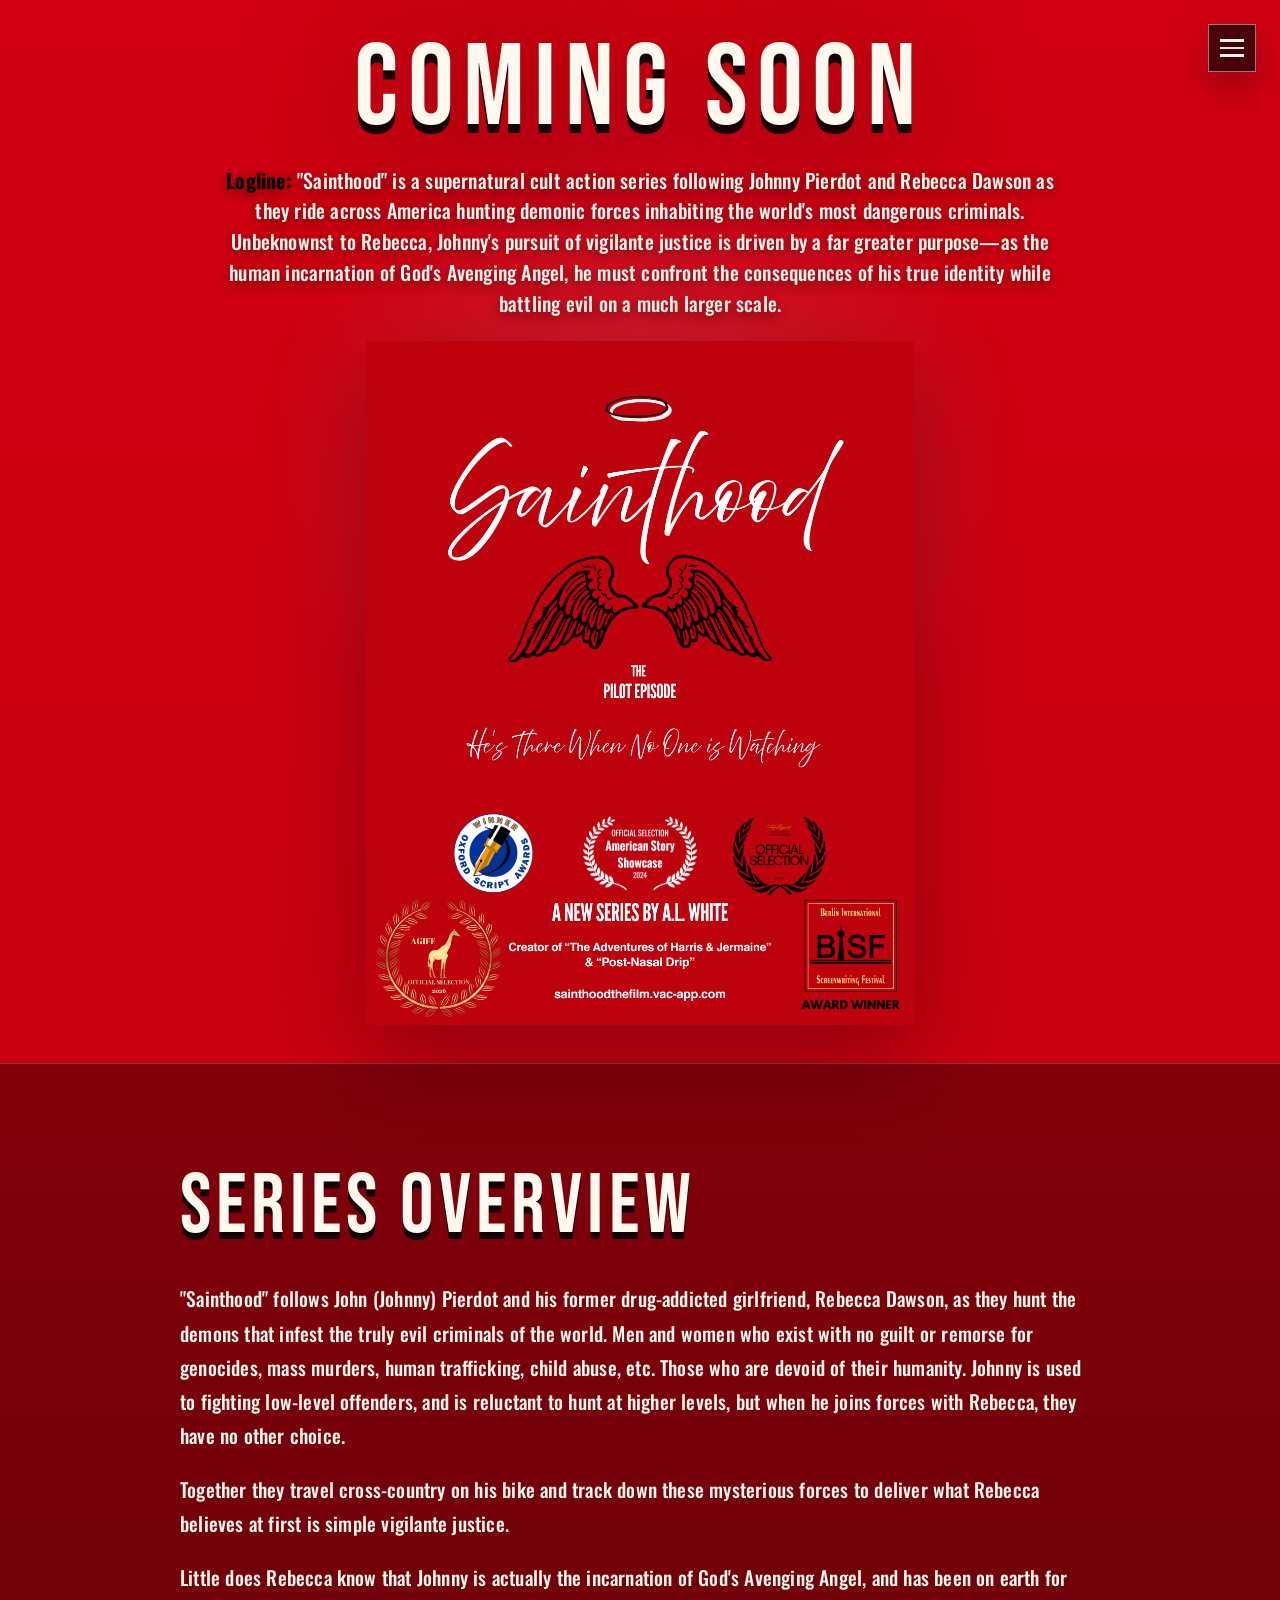
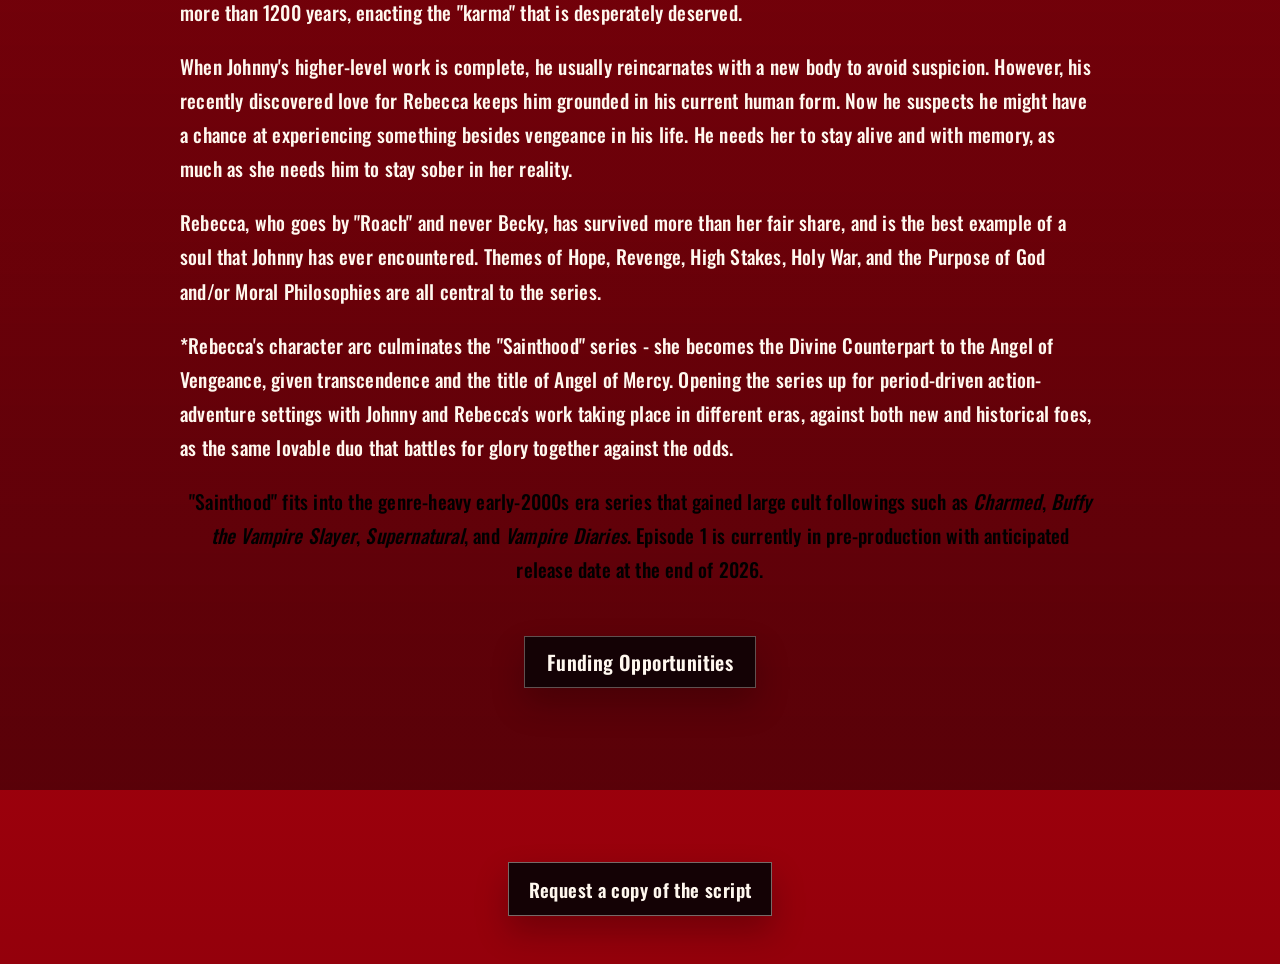
<file: index.html>
<!doctype html>
<html lang="en">
  <head>
    <meta charset="utf-8" />
    <meta name="viewport" content="width=device-width, initial-scale=1" />

    <!-- SEO Metadata -->
    <title>Sainthood TV Series | Official Website</title>

    <meta
      name="description"
      content="Sainthood TV Series is a supernatural prestige drama following Johnny Pierdot and Rebecca Dawson as they confront evil through vengeance, redemption, and divine justice."
    />

    <meta
      name="keywords"
      content="Sainthood TV Series, Sainthood television series, supernatural drama series, fantasy thriller series, prestige TV drama, independent television series, original TV series"
    />

    <link rel="canonical" href="https://sainthoodthefilm.vac-app.com/" />


    <!-- Open Graph Social Sharing -->
    <meta property="og:title" content="Sainthood TV Series | Official Website" />

    <meta
      property="og:description"
      content="The official website for Sainthood, a supernatural prestige drama series exploring justice, vengeance, redemption, and divine purpose."
    />

    <meta property="og:type" content="website" />

    <meta
      property="og:url"
      content="https://sainthoodthefilm.vac-app.com/"
    />

    <meta
      property="og:image"
      content="https://sainthoodthefilm.vac-app.com/images/sainthood-title-card.jpg"
    />

    <meta property="og:site_name" content="Sainthood TV Series" />


    <!-- Twitter / X Card -->
    <meta name="twitter:card" content="summary_large_image" />

    <meta
      name="twitter:title"
      content="Sainthood TV Series | Official Website"
    />

    <meta
      name="twitter:description"
      content="A supernatural prestige drama series about vengeance, redemption, and divine justice."
    />

    <meta
      name="twitter:image"
      content="https://sainthoodthefilm.vac-app.com/images/sainthood-title-card.jpg"
    />


    <!-- Schema.org TV Series Structured Data -->
    <script type="application/ld+json">
    {
      "@context": "https://schema.org",
      "@type": "TVSeries",
      "name": "Sainthood",
      "alternateName": "Sainthood TV Series",
      "description": "Sainthood is a supernatural prestige drama series following Johnny Pierdot and Rebecca Dawson as they confront evil criminals while exploring justice, vengeance, redemption, and divine purpose.",
      "genre": [
        "Supernatural Drama",
        "Fantasy Thriller",
        "Prestige Television Drama"
      ],
      "url": "https://sainthoodthefilm.vac-app.com/",
      "creator": {
        "@type": "Person",
        "name": "Amber White"
      },
      "productionCompany": {
        "@type": "Organization",
        "name": "Sainthood"
      },
      "inLanguage": "en-US",
      "countryOfOrigin": {
        "@type": "Country",
        "name": "United States"
      }
    }
    </script>


    <!-- Fonts -->
    <link rel="preconnect" href="https://fonts.googleapis.com" />
    <link rel="preconnect" href="https://fonts.gstatic.com" crossorigin />

    <link
      href="https://fonts.googleapis.com/css2?family=Bebas+Neue&family=Cinzel:wght@500;700&family=Oswald:wght@500;600&display=swap"
      rel="stylesheet"
    />

    <link rel="stylesheet" href="styles.css" />
  </head>
  <body>
    <header class="site-header" aria-label="Site navigation">
      <details class="menu">
        <summary class="menu-toggle" aria-label="Open navigation menu">
          <span></span>
          <span></span>
          <span></span>
        </summary>
        <nav class="menu-panel" aria-label="Main navigation">
          <a href="index.html">Home</a>
          <a href="index.html#series-overview">Story</a>
          <a href="cast.html">Cast</a>
          <a href="crew-production-team.html">Crew &amp; Production Team</a>
          <a href="production-schedule.html">Production Schedule</a>
          <a href="stunts-fight-choreography.html">Stunts &amp; Fight Choreography</a>
          <a href="funding-opportunities.html">Funding Opportunities</a>
        </nav>
      </details>
    </header>

    <main>
      <section class="home" aria-label="Sainthood is coming soon">
        <h1>Coming Soon</h1>
        <p class="logline">
          <strong class="logline-label">Logline:</strong> "Sainthood" is a supernatural cult action series following Johnny Pierdot and Rebecca Dawson as they ride across America hunting demonic forces inhabiting the world's most dangerous criminals. Unbeknownst to Rebecca, Johnny's pursuit of vigilante justice is driven by a far greater purpose—as the human incarnation of God's Avenging Angel, he must confront the consequences of his true identity while battling evil on a much larger scale.
        </p>
        <img
          class="poster"
          src="assets/sainthood-poster.png"
          alt="Sainthood poster for the pilot episode"
        />
      </section>

      <section class="overview" aria-labelledby="series-overview">
        <div class="overview-inner">
          <h2 id="series-overview">Series Overview</h2>
          <p>
            "Sainthood" follows John (Johnny) Pierdot and his former drug-addicted girlfriend, Rebecca Dawson, as they hunt the demons that infest the truly evil criminals of the world. Men and women who exist with no guilt or remorse for genocides, mass murders, human trafficking, child abuse, etc. Those who are devoid of their humanity. Johnny is used to fighting low-level offenders, and is reluctant to hunt at higher levels, but when he joins forces with Rebecca, they have no other choice.
          </p>
          <p>
Together they travel cross-country on his bike and track down these mysterious forces to deliver what Rebecca believes at first is simple vigilante justice.
</p>
          <p>
Little does Rebecca know that Johnny is actually the incarnation of God's Avenging Angel, and has been on earth for more than 1200 years, enacting the "karma" that is desperately deserved.
</p>
          <p>
When Johnny's higher-level work is complete, he usually reincarnates with a new body to avoid suspicion. However, his recently discovered love for Rebecca keeps him grounded in his current human form. Now he suspects he might have a chance at experiencing something besides vengeance in his life. He needs her to stay alive and with memory, as much as she needs him to stay sober in her reality.
</p>
          <p>
Rebecca, who goes by "Roach" and never Becky, has survived more than her fair share, and is the best example of a soul that Johnny has ever encountered. Themes of Hope, Revenge, High Stakes, Holy War, and the Purpose of God and/or Moral Philosophies are all central to the series.
</p>
          <p>
*Rebecca's character arc culminates the "Sainthood" series - she becomes the Divine Counterpart to the Angel of Vengeance, given transcendence and the title of Angel of Mercy. Opening the series up for period-driven action-adventure settings with Johnny and Rebecca's work taking place in different eras, against both new and historical foes, as the same lovable duo that battles for glory together against the odds.
          </p>
          <p class="overview-positioning">
            "Sainthood" fits into the genre-heavy early-2000s era series that gained
            large cult followings such as <em>Charmed</em>, <em>Buffy the Vampire Slayer</em>,
            <em>Supernatural</em>, and <em>Vampire Diaries</em>. Episode 1 is currently in
            pre-production with anticipated release date at the end of 2026.
          </p>
          <a class="funding-button" href="funding-opportunities.html">
            Funding Opportunities
          </a>
        </div>
      </section>

      <section class="script-request" aria-label="Request a copy of the script">
        <a href="mailto:a.leannwhite@gmail.com?subject=Request%20a%20copy%20of%20the%20Sainthood%20script">
          Request a copy of the script
        </a>
      </section>
    </main>
  </body>
</html>
</file>
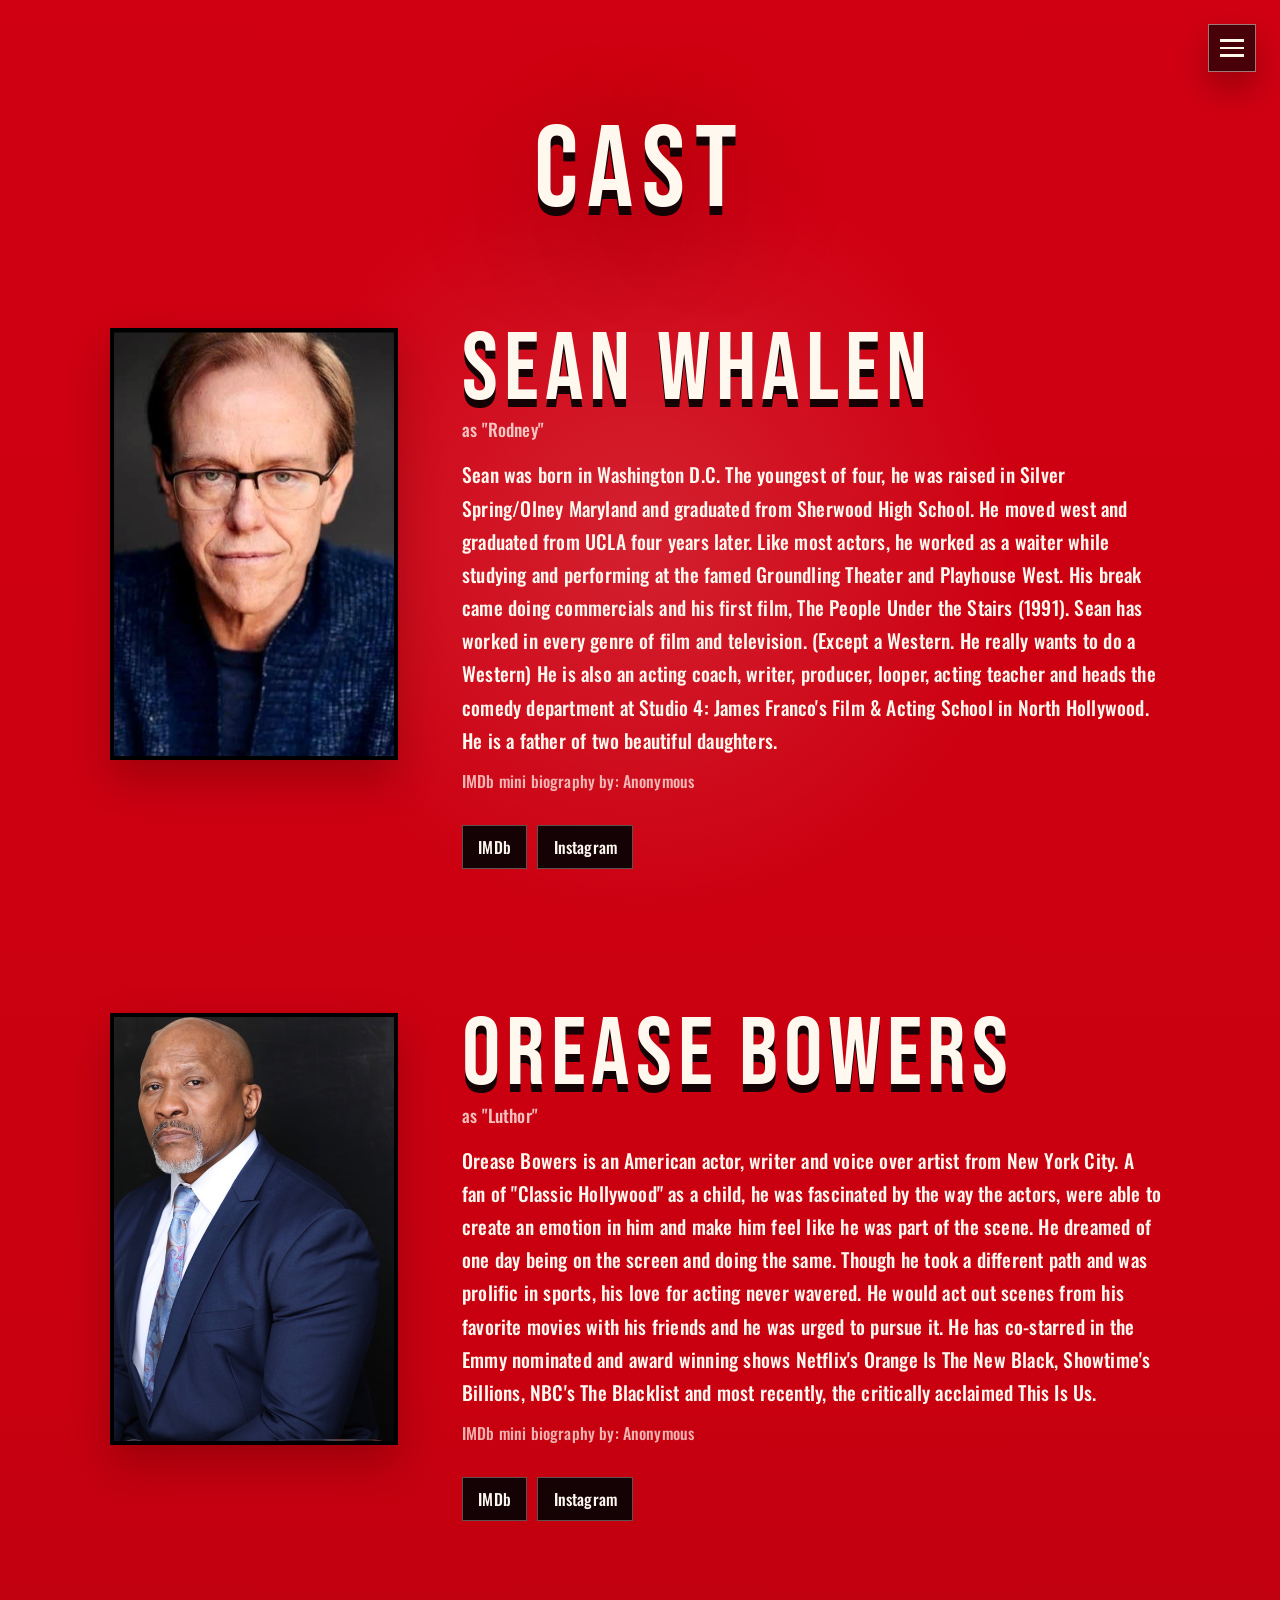
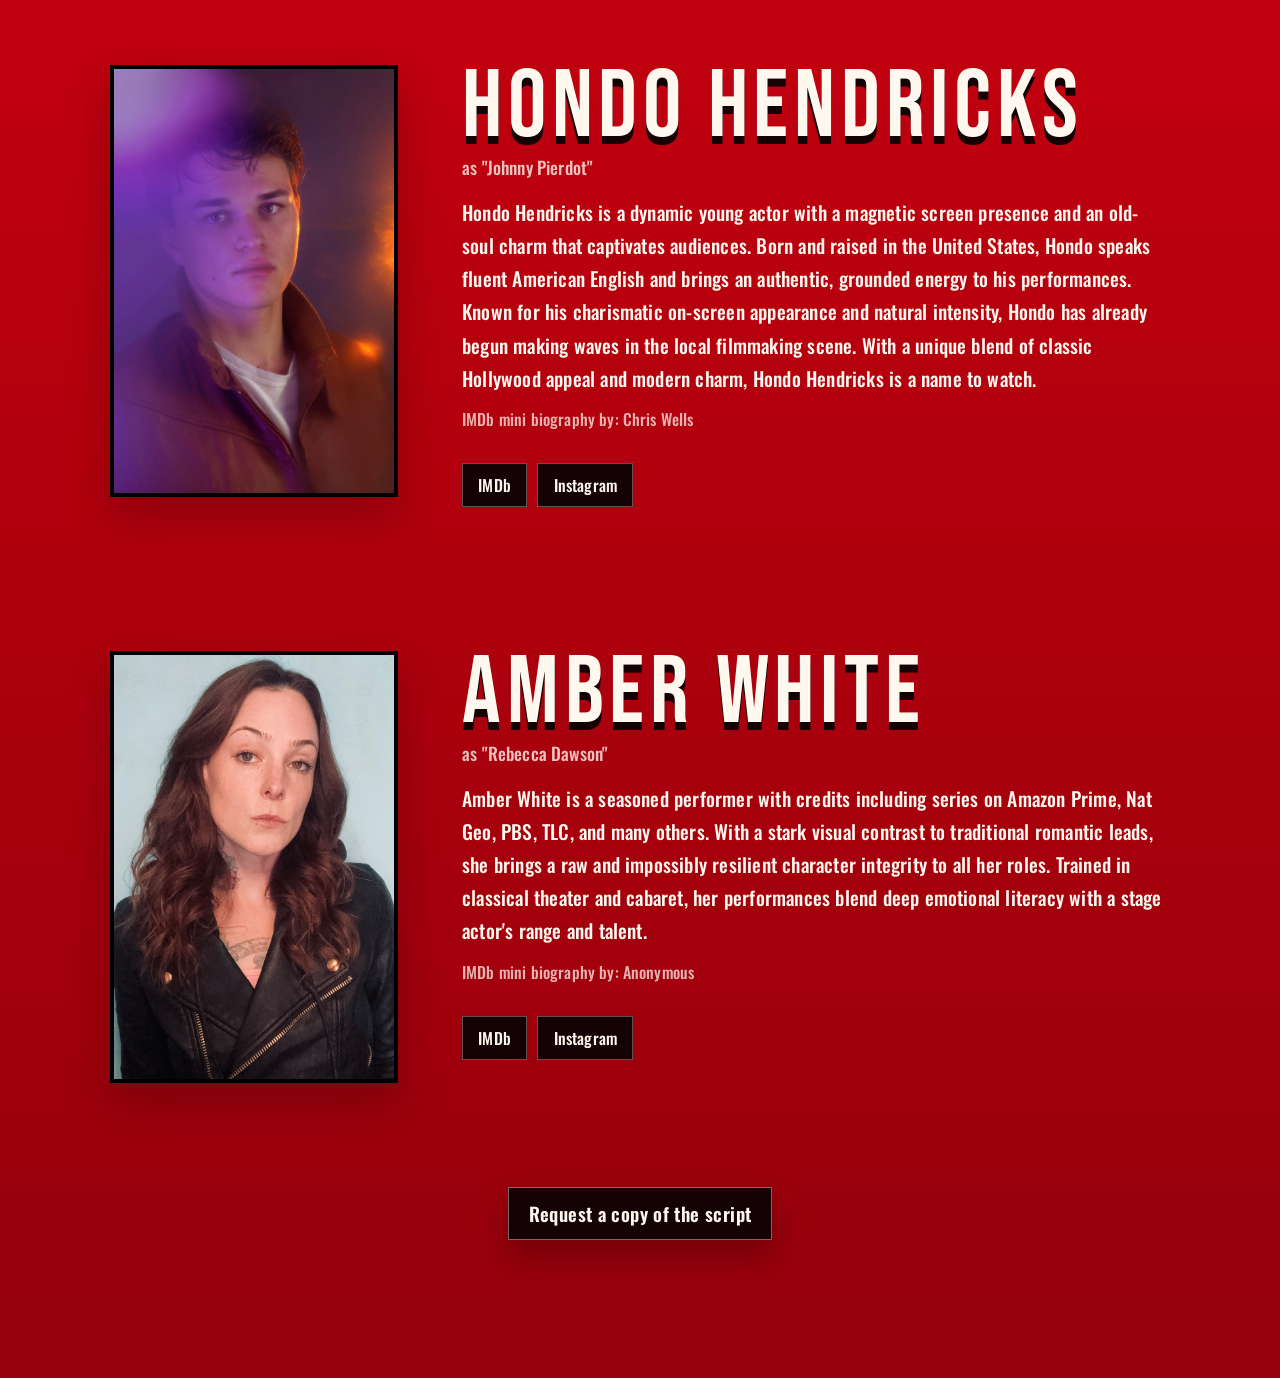
<file: cast.html>
<!doctype html>

<html lang="en">
  <head>
    <meta charset="utf-8" />
    <meta name="viewport" content="width=device-width, initial-scale=1" />

    <title>Sainthood TV Series | Cast</title>

    <meta
      name="description"
      content="Meet the cast of Sainthood TV Series, a supernatural prestige drama exploring justice, vengeance, redemption, and divine purpose."
    />

    <link
      rel="canonical"
      href="https://sainthoodthefilm.vac-app.com/cast.html"
    />

    <link rel="preconnect" href="https://fonts.googleapis.com" />
    <link rel="preconnect" href="https://fonts.gstatic.com" crossorigin />

    <link
      href="https://fonts.googleapis.com/css2?family=Bebas+Neue&family=Cinzel:wght@500;700&family=Oswald:wght@500;600&display=swap"
      rel="stylesheet"
    />

    <link rel="stylesheet" href="styles.css" />
  </head>
  <body>
    <header class="site-header" aria-label="Site navigation">
      <details class="menu">
        <summary class="menu-toggle" aria-label="Open navigation menu">
          <span></span>
          <span></span>
          <span></span>
        </summary>
        <nav class="menu-panel" aria-label="Main navigation">
          <a href="index.html">Home</a>
          <a href="index.html#series-overview">Story</a>
          <a href="cast.html">Cast</a>
          <a href="crew-production-team.html">Crew &amp; Production Team</a>
          <a href="production-schedule.html">Production Schedule</a>
          <a href="stunts-fight-choreography.html">Stunts &amp; Fight Choreography</a>
          <a href="funding-opportunities.html">Funding Opportunities</a>
        </nav>
      </details>
    </header>
<main class="team-page cast-page">
  <section class="team-hero" aria-labelledby="cast-title">
    <h1 id="cast-title">Cast</h1>
  </section>

  <section class="team-list" aria-label="Sainthood cast">
        
    <article class="team-profile cast-profile">
      <div class="team-media cast-media">
        <img
          class="cast-headshot"
          src="assets/sean-whalen-headshot.png"
          alt="Sean Whalen headshot"
        />
      </div>
      <div class="team-bio">
        <h2>Sean Whalen</h2>
        <p class="team-role">as "Rodney"</p>
        <p class="team-statement">
Sean was born in Washington D.C. The youngest of four, he was raised in Silver Spring/Olney Maryland and graduated from Sherwood High School. He moved west and graduated from UCLA four years later. Like most actors, he worked as a waiter while studying and performing at the famed Groundling Theater and Playhouse West. His break came doing commercials and his first film, The People Under the Stairs (1991). Sean has worked in every genre of film and television. (Except a Western. He really wants to do a Western) He is also an acting coach, writer, producer, looper, acting teacher and heads the comedy department at Studio 4: James Franco's Film & Acting School in North Hollywood. He is a father of two beautiful daughters.
        </p>
        <p class="bio-credit">IMDb mini biography by: Anonymous</p>
        <div class="social-links" aria-label="Sean Whalen links">
          <a
            href="https://www.imdb.com/name/nm0923490/?ref_=ext_shr_lnk"
            target="_blank"
            rel="noopener noreferrer"
          >IMDb</a>
          <a
            href="https://www.instagram.com/seanwhalenactor/"
            target="_blank"
            rel="noopener noreferrer"
          >Instagram</a>
        </div>
      </div>
    </article>
    
    <article class="team-profile cast-profile">
      <div class="team-media cast-media">
        <img
          class="cast-headshot"
          src="assets/orease-bowers-headshot.jpeg"
          alt="Orease Bowers headshot"
        />
      </div>
      <div class="team-bio">
        <h2>Orease Bowers</h2>
        <p class="team-role">as "Luthor"</p>
        <p class="team-statement">
          Orease Bowers is an American actor, writer and voice over artist from New
          York City. A fan of "Classic Hollywood" as a child, he was fascinated by
          the way the actors, were able to create an emotion in him and make him feel
          like he was part of the scene. He dreamed of one day being on the screen
          and doing the same. Though he took a different path and was prolific in
          sports, his love for acting never wavered. He would act out scenes from
          his favorite movies with his friends and he was urged to pursue it. He has
          co-starred in the Emmy nominated and award winning shows Netflix's
          Orange Is The New Black, Showtime's Billions, NBC's The Blacklist and most
          recently, the critically acclaimed This Is Us.
        </p>
        <p class="bio-credit">IMDb mini biography by: Anonymous</p>
        <div class="social-links" aria-label="Orease Bowers links">
          <a
            href="https://www.imdb.com/name/nm7249194/?ref_=ext_shr_lnk"
            target="_blank"
            rel="noopener noreferrer"
          >IMDb</a>
          <a
            href="https://www.instagram.com/bowersorease/?hl=en"
            target="_blank"
            rel="noopener noreferrer"
          >Instagram</a>
        </div>
      </div>
    </article>
    
     <article class="team-profile cast-profile">
  <div class="team-media cast-media">
    <img
      class="cast-headshot"
      src="assets/hondo-hendricks-headshot.jpeg"
      alt="Hondo Hendricks headshot"
    />
  </div>
  <div class="team-bio">
    <h2>Hondo Hendricks</h2>
    <p class="team-role">as "Johnny Pierdot"</p>
    <p class="team-statement">
      Hondo Hendricks is a dynamic young actor with a magnetic screen presence
      and an old-soul charm that captivates audiences. Born and raised in
      the United States, Hondo speaks fluent American English and brings an
      authentic, grounded energy to his performances. Known for his charismatic
      on-screen appearance and natural intensity, Hondo has already begun making
      waves in the local filmmaking scene. With a unique blend of classic
      Hollywood appeal and modern charm, Hondo Hendricks is a name to watch.
    </p>
    <p class="bio-credit">IMDb mini biography by: Chris Wells</p>
    <div class="social-links" aria-label="Hondo Hendricks links">
      <a
        href="https://www.imdb.com/name/nm16949317/?ref_=ext_shr_lnk"
        target="_blank"
        rel="noopener noreferrer"
      >IMDb</a>
      <a
        href="https://www.instagram.com/hondohendricks/"
        target="_blank"
        rel="noopener noreferrer"
      >Instagram</a>
    </div>
  </div>
</article>
    <article class="team-profile cast-profile">
      <div class="team-media cast-media">
        <img
          class="cast-headshot"
          src="assets/amber-white-headshot.jpg"
          alt="Amber White headshot"
        />
      </div>
      <div class="team-bio">
        <h2>Amber White</h2>
        <p class="team-role">as "Rebecca Dawson"</p>
        <p class="team-statement">
          Amber White is a seasoned performer with credits including series on
          Amazon Prime, Nat Geo, PBS, TLC, and many others. With a stark visual
          contrast to traditional romantic leads, she brings a raw and impossibly
          resilient character integrity to all her roles. Trained in classical
          theater and cabaret, her performances blend deep emotional literacy with a
          stage actor's range and talent.
        </p>
        <p class="bio-credit">IMDb mini biography by: Anonymous </p>
        <div class="social-links" aria-label="Amber White links">
          <a
            href="https://www.imdb.com/name/nm18614721/?ref_=ext_shr_lnk"
            target="_blank"
            rel="noopener noreferrer"
          >IMDb</a>
          <a
            href="https://www.instagram.com/amber_white_123/"
            target="_blank"
            rel="noopener noreferrer"
          >Instagram</a>
        </div>
      </div>
    </article>
    
  </section>
  <section class="script-request" aria-label="Request a copy of the script">
    <a href="mailto:a.leannwhite@gmail.com?subject=Request%20a%20copy%20of%20the%20Sainthood%20script">
      Request a copy of the script
    </a>
  </section>
</main>
</body>
</html>
</file>
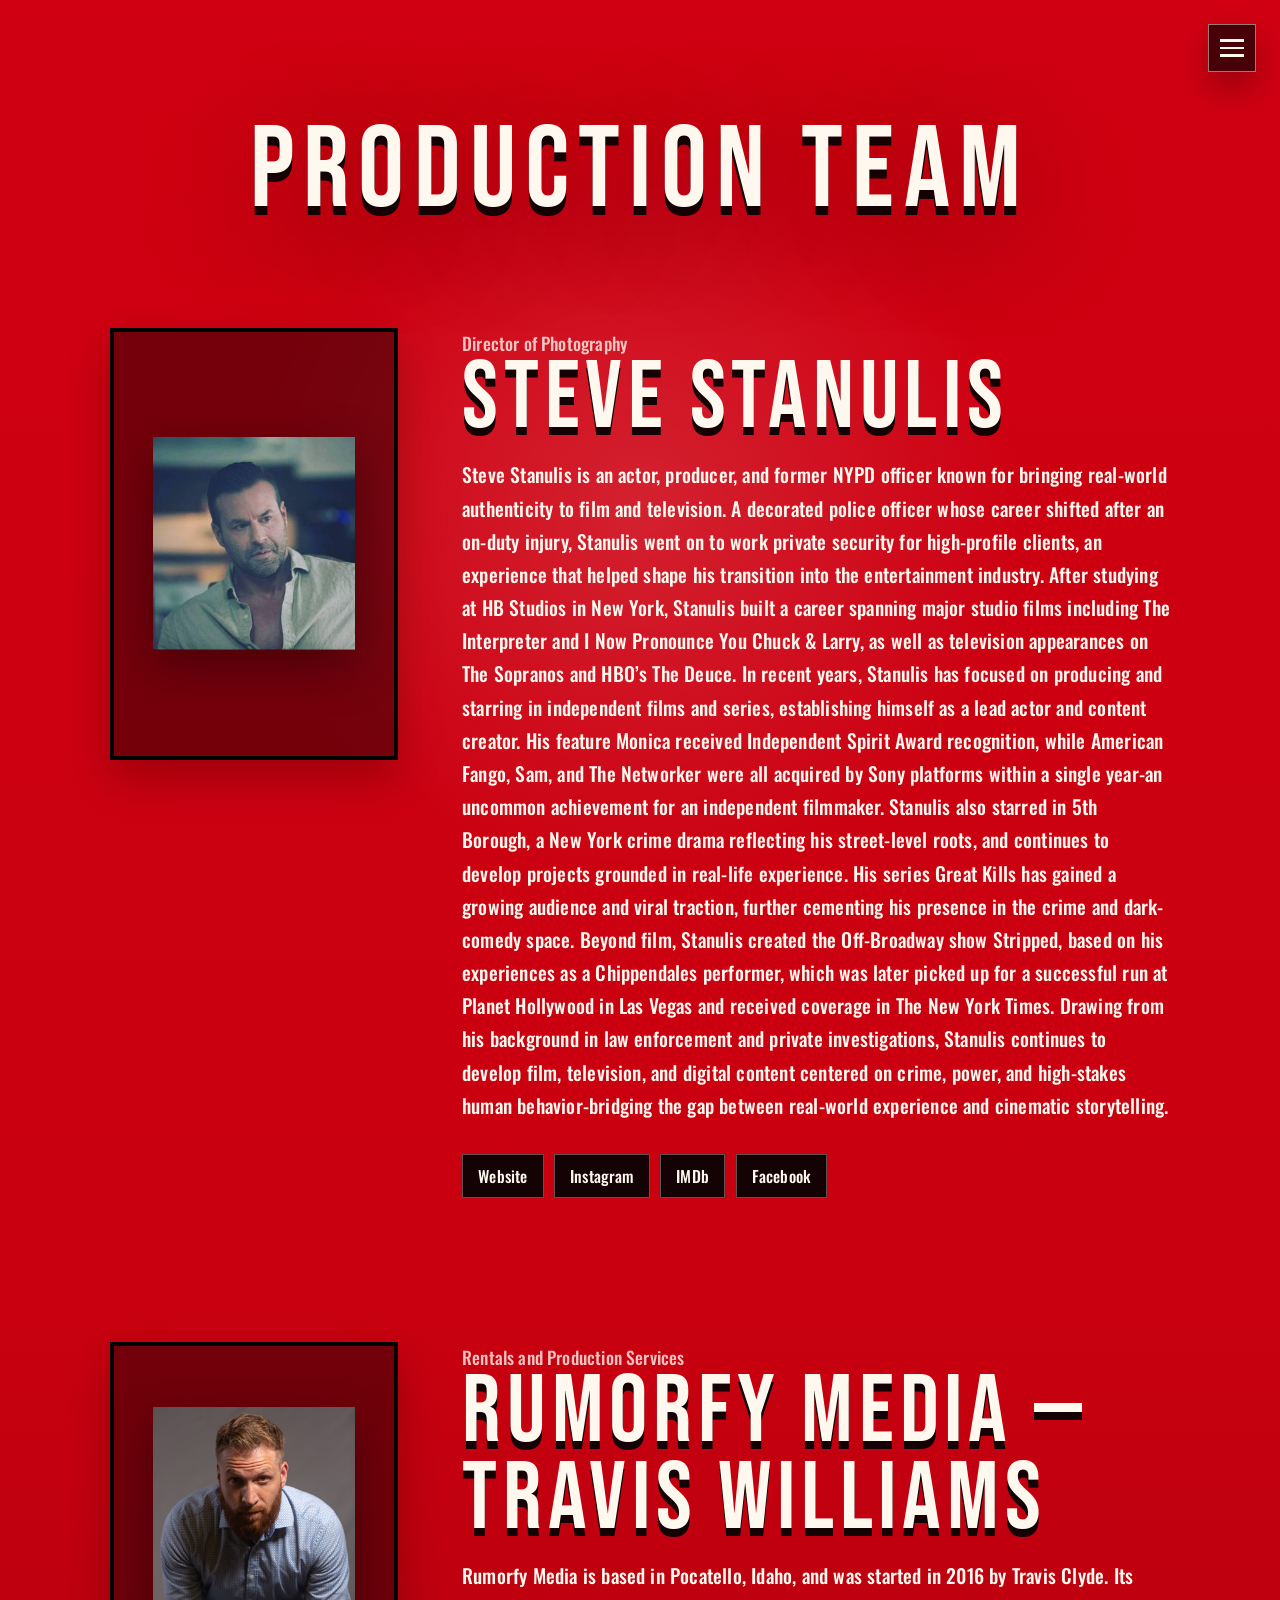
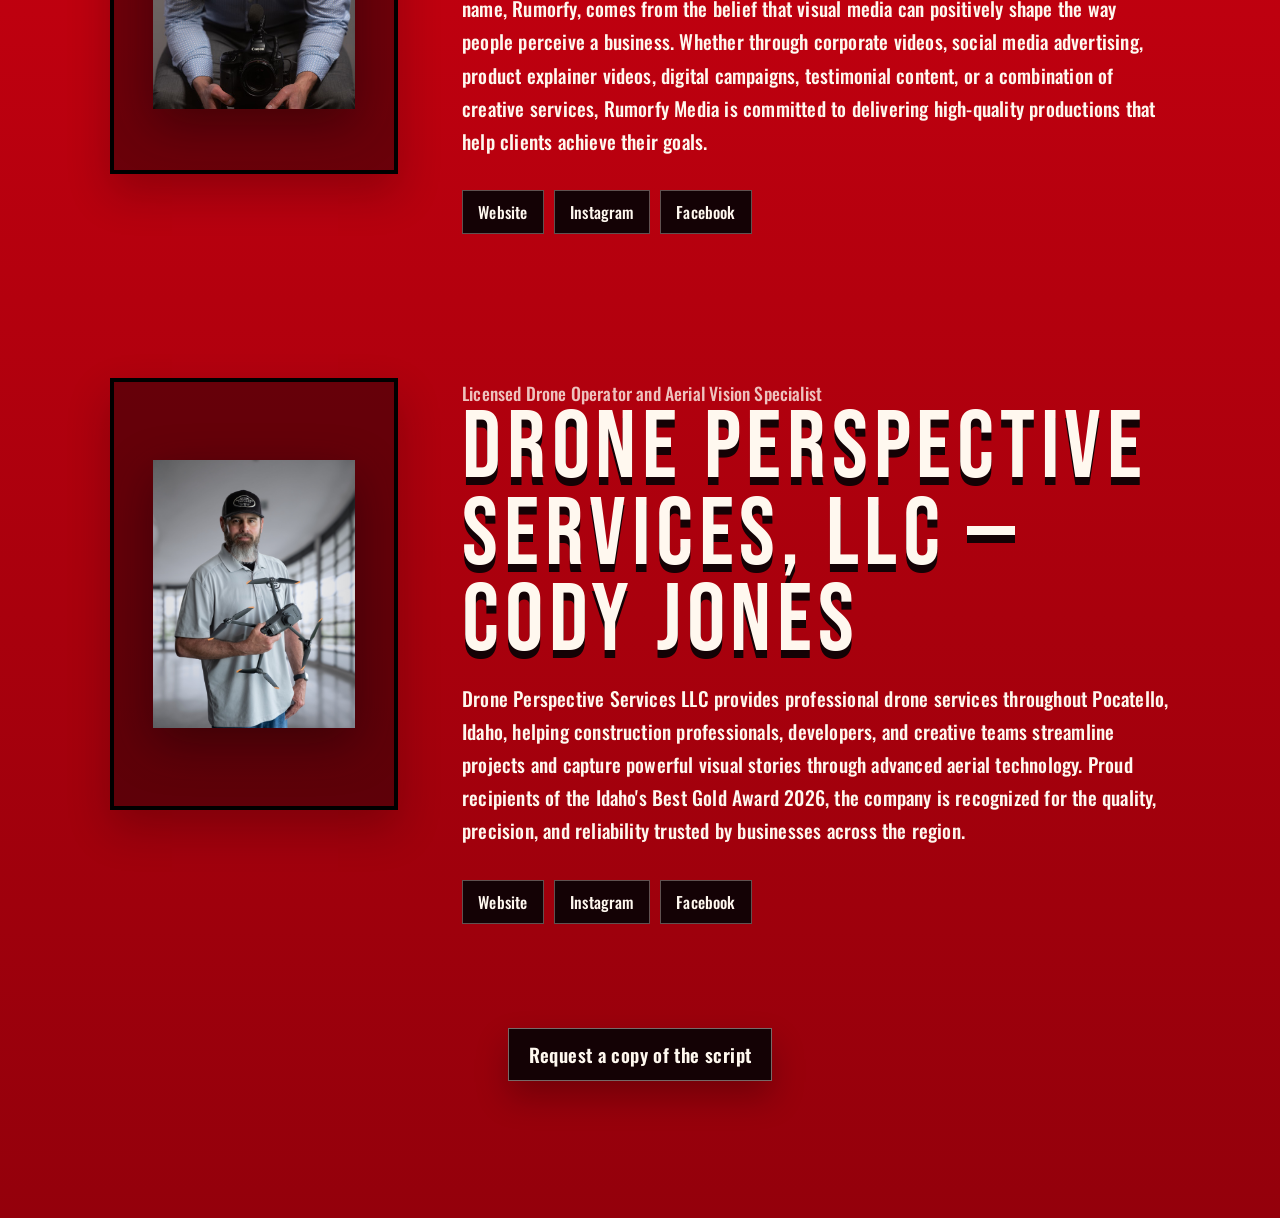
<file: crew-production-team.html>
<!doctype html>
<html lang="en">
  <head>
    <meta charset="utf-8" />
    <meta name="viewport" content="width=device-width, initial-scale=1" />

    <title>Sainthood TV Series | Crew &amp; Production Team</title>

    <meta
      name="description"
      content="Meet the crew and production team behind Sainthood TV Series, a supernatural prestige drama exploring justice, vengeance, redemption, and divine purpose."
    />

    <link
      rel="canonical"
      href="https://sainthoodthefilm.vac-app.com/crew-production-team.html"
    />

    <link rel="preconnect" href="https://fonts.googleapis.com" />
    <link
      rel="preconnect"
      href="https://fonts.gstatic.com"
      crossorigin
    />

    <link
      href="https://fonts.googleapis.com/css2?family=Bebas+Neue&family=Cinzel:wght@500;700&family=Oswald:wght@500;600&display=swap"
      rel="stylesheet"
    />

    <link rel="stylesheet" href="styles.css" />
  </head>

  <body>
    <header class="site-header" aria-label="Site navigation">
      <details class="menu">
        <summary class="menu-toggle" aria-label="Open navigation menu">
          <span></span>
          <span></span>
          <span></span>
        </summary>

        <nav class="menu-panel" aria-label="Main navigation">
          <a href="index.html">Home</a>
          <a href="index.html#series-overview">Story</a>
          <a href="cast.html">Cast</a>
          <a href="crew-production-team.html">Crew &amp; Production Team</a>
          <a href="production-schedule.html">Production Schedule</a>
          <a href="stunts-fight-choreography.html">Stunts &amp; Fight Choreography</a>
          <a href="funding-opportunities.html">Funding Opportunities</a>
        </nav>
      </details>
    </header>

    <main class="team-page">
      <section class="team-hero" aria-labelledby="team-title">
        <h1 id="team-title">Production Team</h1>
      </section>

      <section class="team-list" aria-label="Production team">
        
                  
    <article class="team-profile">
          <div class="team-media">
            <img
              class="team-logo"
              src="assets/steve-stanulis-headshot.png"
              alt="Headshot of Steve Stanulis"
            />
          </div>
          <div class="team-bio">
            <p class="team-role">Director of Photography</p>
            <h2>Steve Stanulis</h2>

            <p class="team-statement">
Steve Stanulis is an actor, producer, and former NYPD officer known for bringing real-world authenticity to film and television. A decorated police officer whose career shifted after an on-duty injury, Stanulis went on to work private security for high-profile clients, an experience that helped shape his transition into the entertainment industry. After studying at HB Studios in New York, Stanulis built a career spanning major studio films including The Interpreter and I Now Pronounce You Chuck & Larry, as well as television appearances on The Sopranos and HBO’s The Deuce. In recent years, Stanulis has focused on producing and starring in independent films and series, establishing himself as a lead actor and content creator. His feature Monica received Independent Spirit Award recognition, while American Fango, Sam, and The Networker were all acquired by Sony platforms within a single year-an uncommon achievement for an independent filmmaker. Stanulis also starred in 5th Borough, a New York crime drama reflecting his street-level roots, and continues to develop projects grounded in real-life experience. His series Great Kills has gained a growing audience and viral traction, further cementing his presence in the crime and dark-comedy space. Beyond film, Stanulis created the Off-Broadway show Stripped, based on his experiences as a Chippendales performer, which was later picked up for a successful run at Planet Hollywood in Las Vegas and received coverage in The New York Times. Drawing from his background in law enforcement and private investigations, Stanulis continues to develop film, television, and digital content centered on crime, power, and high-stakes human behavior-bridging the gap between real-world experience and cinematic storytelling.
            </p>

            <div
              class="social-links"
              aria-label="Steve Stanulis social links"
            >
              <a
                href="https://stanulisfilms.com/"
                target="_blank"
                rel="noopener noreferrer"
              >
                Website
              </a>

              <a
                href="https://www.instagram.com/stevestanulis/?hl=en"
                target="_blank"
                rel="noopener noreferrer"
              >
                Instagram
              </a>
              
              <a
                href="https://www.imdb.com/name/nm1468541/?ref_=ext_shr_lnk"
                target="_blank"
                rel="noopener noreferrer"
              >
                IMDb
              </a>
              
              <a
                href="https://www.facebook.com/SteveStanulis/"
                target="_blank"
                rel="noopener noreferrer"
              >
                Facebook
              </a>
            </div>
          </div>
        </article>

                  
        <article class="team-profile">
          <div class="team-media">
            <img
              class="team-logo"
              src="assets/travis-williams-headshot.jpg"
              alt="Headshot of Travis Williams"
            />
          </div>

          <div class="team-bio">
            <p class="team-role">Rentals and Production Services</p>
            <h2>Rumorfy Media &mdash; Travis Williams</h2>

            <p class="team-statement">
              Rumorfy Media is based in Pocatello, Idaho, and was started in
              2016 by Travis Clyde. Its name, Rumorfy, comes from the belief
              that visual media can positively shape the way people perceive a
              business. Whether through corporate videos, social media
              advertising, product explainer videos, digital campaigns,
              testimonial content, or a combination of creative services,
              Rumorfy Media is committed to delivering high-quality productions
              that help clients achieve their goals.
            </p>

            <div
              class="social-links"
              aria-label="Rumorfy Media social links"
            >
              <a
                href="https://rumorfymedia.com/"
                target="_blank"
                rel="noopener noreferrer"
              >
                Website
              </a>

              <a
                href="https://www.instagram.com/rumorfymedia/"
                target="_blank"
                rel="noopener noreferrer"
              >
                Instagram
              </a>

              <a
                href="https://www.facebook.com/rumorfy/"
                target="_blank"
                rel="noopener noreferrer"
              >
                Facebook
              </a>
            </div>
          </div>
        </article>

        <article class="team-profile">
          <div class="team-media">
            <img
              class="team-logo"
              src="assets/cody-jones-headshot.png"
              alt="Headshot of Cody Jones"
            />
          </div>

          <div class="team-bio">
            <p class="team-role">
              Licensed Drone Operator and Aerial Vision Specialist
            </p>
            <h2>Drone Perspective Services, LLC &mdash; Cody Jones</h2>

            <p class="team-statement">
              Drone Perspective Services LLC provides professional drone
              services throughout Pocatello, Idaho, helping construction
              professionals, developers, and creative teams streamline projects
              and capture powerful visual stories through advanced aerial
              technology. Proud recipients of the Idaho's Best Gold Award 2026,
              the company is recognized for the quality, precision, and
              reliability trusted by businesses across the region.
            </p>

            <div
              class="social-links"
              aria-label="Drone Perspective Services social links"
            >
              <a
                href="https://droneperspectiveservices.com/"
                target="_blank"
                rel="noopener noreferrer"
              >
                Website
              </a>

              <a
                href="https://www.instagram.com/droneperspectiveservicesllc/"
                target="_blank"
                rel="noopener noreferrer"
              >
                Instagram
              </a>

              <a
                href="https://www.facebook.com/DronePerspectiveServices/"
                target="_blank"
                rel="noopener noreferrer"
              >
                Facebook
              </a>
            </div>
          </div>
        </article>

      </section>
      <section class="script-request" aria-label="Request a copy of the script">
        <a href="mailto:a.leannwhite@gmail.com?subject=Request%20a%20copy%20of%20the%20Sainthood%20script">
          Request a copy of the script
        </a>
      </section>
    </main>
  </body>
</html>
</file>
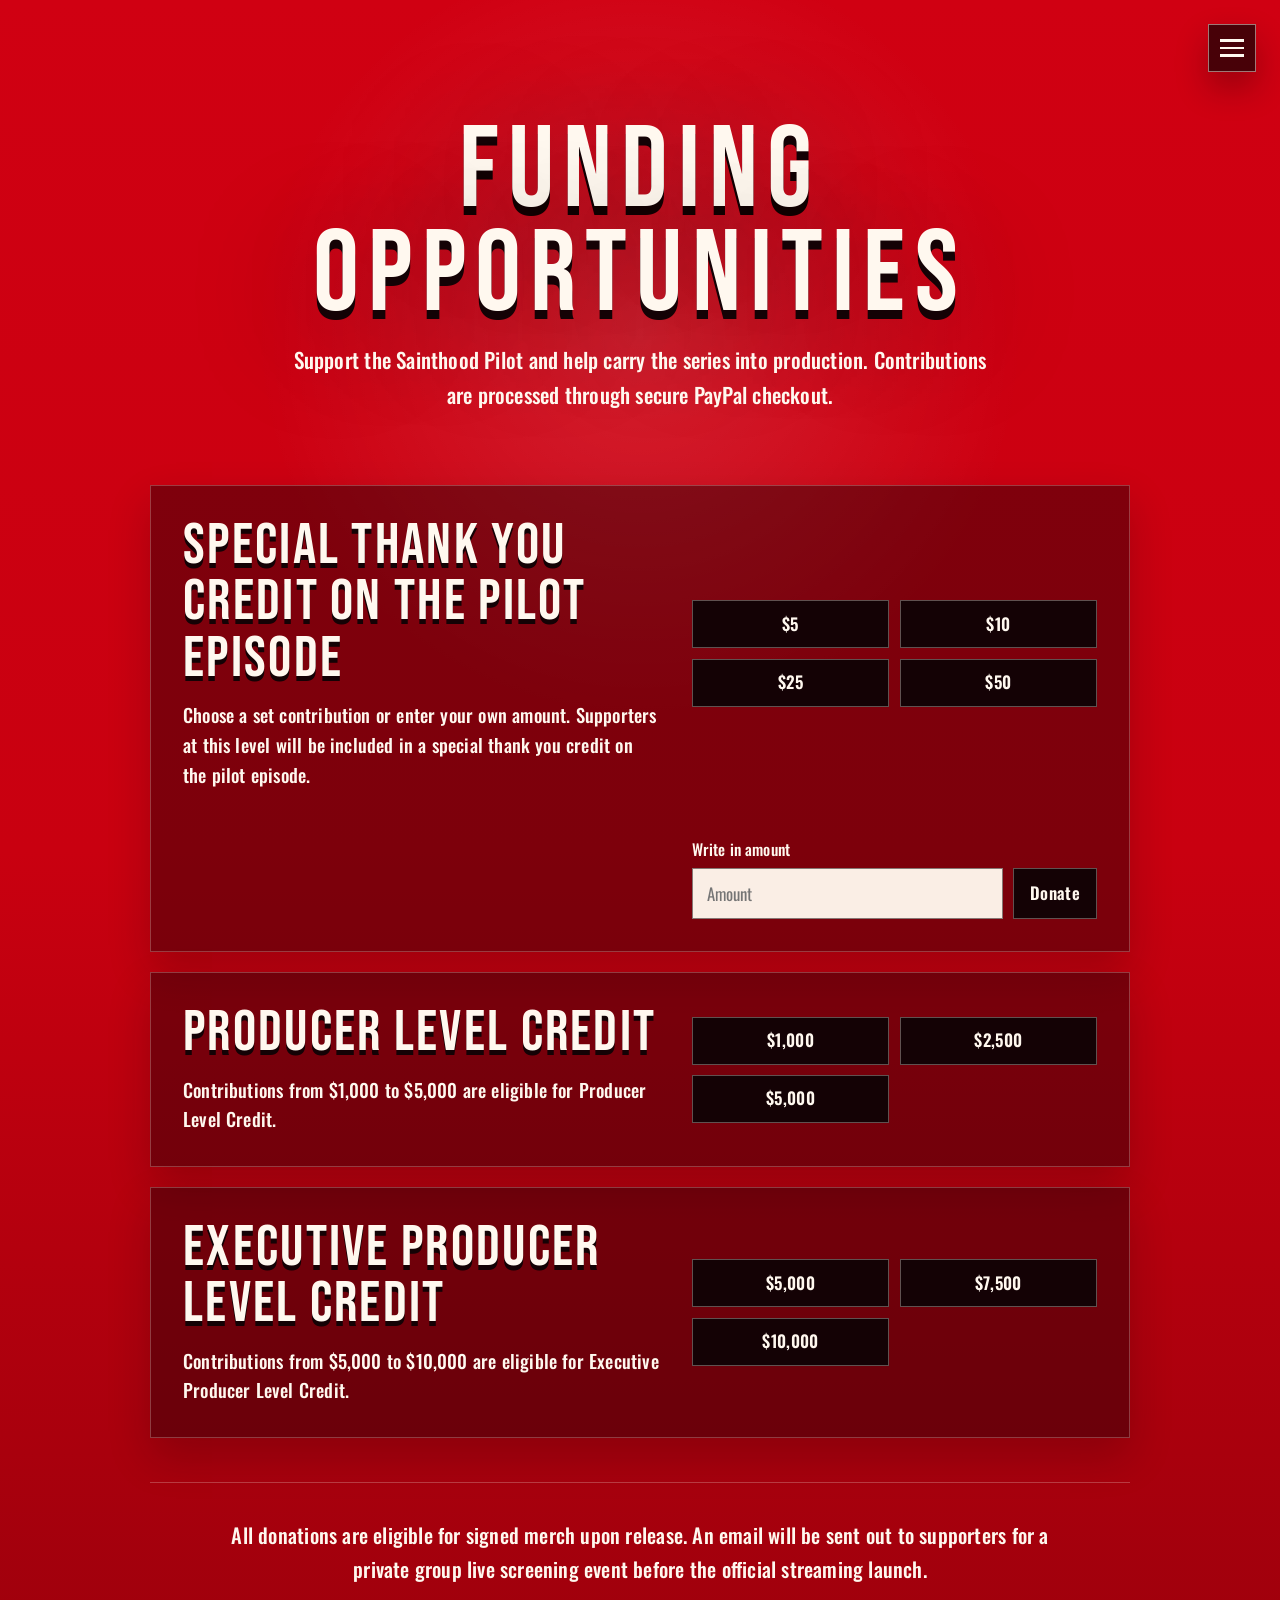
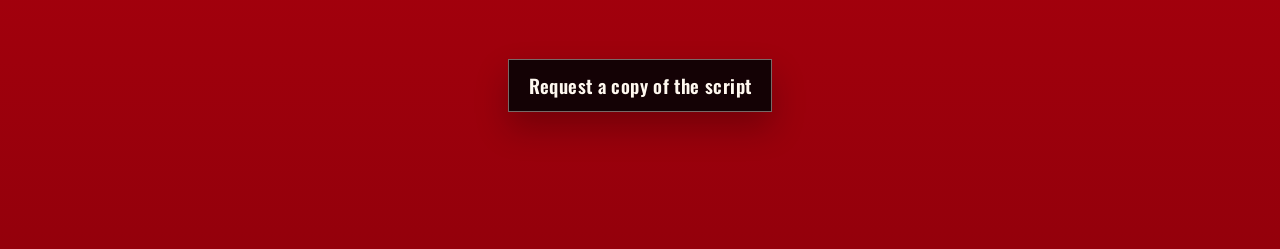
<file: funding-opportunities.html>
<!doctype html>
<html lang="en">
  <head>
    <meta charset="utf-8" />
    <meta name="viewport" content="width=device-width, initial-scale=1" />

    <title>Sainthood TV Series | Funding Opportunities</title>

    <meta
      name="description"
      content="Explore funding opportunities and production partnerships for Sainthood TV Series, a supernatural prestige drama exploring justice, vengeance, redemption, and divine purpose."
    />

    <link
      rel="canonical"
      href="https://sainthoodthefilm.vac-app.com/funding-opportunities.html"
    />

    <link rel="preconnect" href="https://fonts.googleapis.com" />
    <link rel="preconnect" href="https://fonts.gstatic.com" crossorigin />
    <link
      href="https://fonts.googleapis.com/css2?family=Bebas+Neue&family=Cinzel:wght@500;700&family=Oswald:wght@500;600&display=swap"
      rel="stylesheet"
    />
    <link rel="stylesheet" href="styles.css" />
  </head>
  <body>
    <header class="site-header" aria-label="Site navigation">
      <details class="menu">
        <summary class="menu-toggle" aria-label="Open navigation menu">
          <span></span>
          <span></span>
          <span></span>
        </summary>
        <nav class="menu-panel" aria-label="Main navigation">
          <a href="index.html">Home</a>
          <a href="index.html#series-overview">Story</a>
          <a href="cast.html">Cast</a>
          <a href="crew-production-team.html">Crew &amp; Production Team</a>
          <a href="production-schedule.html">Production Schedule</a>
          <a href="stunts-fight-choreography.html">Stunts &amp; Fight Choreography</a>
          <a href="funding-opportunities.html">Funding Opportunities</a>
        </nav>
      </details>
    </header>

    <main class="funding-page">
      <section class="funding-hero" aria-labelledby="funding-title">
        <h1 id="funding-title">Funding Opportunities</h1>
        <p>
          Support the Sainthood Pilot and help carry the series into production.
          Contributions are processed through secure PayPal checkout.
        </p>
      </section>

      <section class="donation-levels" aria-label="Donation levels">
        <article class="donation-card">
          <div>
            <h2>Special Thank You Credit on the Pilot Episode</h2>
            <p>
              Choose a set contribution or enter your own amount. Supporters at
              this level will be included in a special thank you credit on the pilot
              episode.
            </p>
          </div>
          <div class="amount-grid" aria-label="Special thank you donation amounts">
            <a
              class="paypal-button"
              href="https://www.paypal.com/donate?business=a.leannwhite%40gmail.com&amp;currency_code=USD&amp;amount=5&amp;item_name=Sainthood%20Special%20Thank%20You%20Credit"
              target="_blank"
              rel="noopener noreferrer"
            >$5</a>
            <a
              class="paypal-button"
              href="https://www.paypal.com/donate?business=a.leannwhite%40gmail.com&amp;currency_code=USD&amp;amount=10&amp;item_name=Sainthood%20Special%20Thank%20You%20Credit"
              target="_blank"
              rel="noopener noreferrer"
            >$10</a>
            <a
              class="paypal-button"
              href="https://www.paypal.com/donate?business=a.leannwhite%40gmail.com&amp;currency_code=USD&amp;amount=25&amp;item_name=Sainthood%20Special%20Thank%20You%20Credit"
              target="_blank"
              rel="noopener noreferrer"
            >$25</a>
            <a
              class="paypal-button"
              href="https://www.paypal.com/donate?business=a.leannwhite%40gmail.com&amp;currency_code=USD&amp;amount=50&amp;item_name=Sainthood%20Special%20Thank%20You%20Credit"
              target="_blank"
              rel="noopener noreferrer"
            >$50</a>
          </div>
          <form
            class="custom-donation"
            action="https://www.paypal.com/donate"
            method="get"
            target="_blank"
          >
            <input type="hidden" name="business" value="a.leannwhite@gmail.com" />
            <input type="hidden" name="currency_code" value="USD" />
            <input
              type="hidden"
              name="item_name"
              value="Sainthood Special Thank You Credit"
            />
            <label for="special-custom">Write in amount</label>
            <div class="custom-donation-row">
              <input
                id="special-custom"
                name="amount"
                type="number"
                min="1"
                step="1"
                placeholder="Amount"
                inputmode="decimal"
                required
              />
              <button type="submit">Donate</button>
            </div>
          </form>
        </article>

        <article class="donation-card">
          <div>
            <h2>Producer Level Credit</h2>
            <p>
              Contributions from $1,000 to $5,000 are eligible for Producer
              Level Credit.
            </p>
          </div>
          <div class="amount-grid" aria-label="Producer level donation amounts">
            <a
              class="paypal-button"
              href="https://www.paypal.com/donate?business=a.leannwhite%40gmail.com&amp;currency_code=USD&amp;amount=1000&amp;item_name=Sainthood%20Producer%20Level%20Credit"
              target="_blank"
              rel="noopener noreferrer"
            >$1,000</a>
            <a
              class="paypal-button"
              href="https://www.paypal.com/donate?business=a.leannwhite%40gmail.com&amp;currency_code=USD&amp;amount=2500&amp;item_name=Sainthood%20Producer%20Level%20Credit"
              target="_blank"
              rel="noopener noreferrer"
            >$2,500</a>
            <a
              class="paypal-button"
              href="https://www.paypal.com/donate?business=a.leannwhite%40gmail.com&amp;currency_code=USD&amp;amount=5000&amp;item_name=Sainthood%20Producer%20Level%20Credit"
              target="_blank"
              rel="noopener noreferrer"
            >$5,000</a>
          </div>
        </article>

        <article class="donation-card">
          <div>
            <h2>Executive Producer Level Credit</h2>
            <p>
              Contributions from $5,000 to $10,000 are eligible for Executive
              Producer Level Credit.
            </p>
          </div>
          <div class="amount-grid" aria-label="Executive producer donation amounts">
            <a
              class="paypal-button"
              href="https://www.paypal.com/donate?business=a.leannwhite%40gmail.com&amp;currency_code=USD&amp;amount=5000&amp;item_name=Sainthood%20Executive%20Producer%20Level%20Credit"
              target="_blank"
              rel="noopener noreferrer"
            >$5,000</a>
            <a
              class="paypal-button"
              href="https://www.paypal.com/donate?business=a.leannwhite%40gmail.com&amp;currency_code=USD&amp;amount=7500&amp;item_name=Sainthood%20Executive%20Producer%20Level%20Credit"
              target="_blank"
              rel="noopener noreferrer"
            >$7,500</a>
            <a
              class="paypal-button"
              href="https://www.paypal.com/donate?business=a.leannwhite%40gmail.com&amp;currency_code=USD&amp;amount=10000&amp;item_name=Sainthood%20Executive%20Producer%20Level%20Credit"
              target="_blank"
              rel="noopener noreferrer"
            >$10,000</a>
          </div>
        </article>
      </section>

      <section class="supporter-note" aria-label="Supporter benefits">
        <p>
          All donations are eligible for signed merch upon release. An email will
          be sent out to supporters for a private group live screening event
          before the official streaming launch.
        </p>
      </section>
      <section class="script-request" aria-label="Request a copy of the script">
        <a href="mailto:a.leannwhite@gmail.com?subject=Request%20a%20copy%20of%20the%20Sainthood%20script">
          Request a copy of the script
        </a>
      </section>
    </main>
  </body>
</html>
</file>
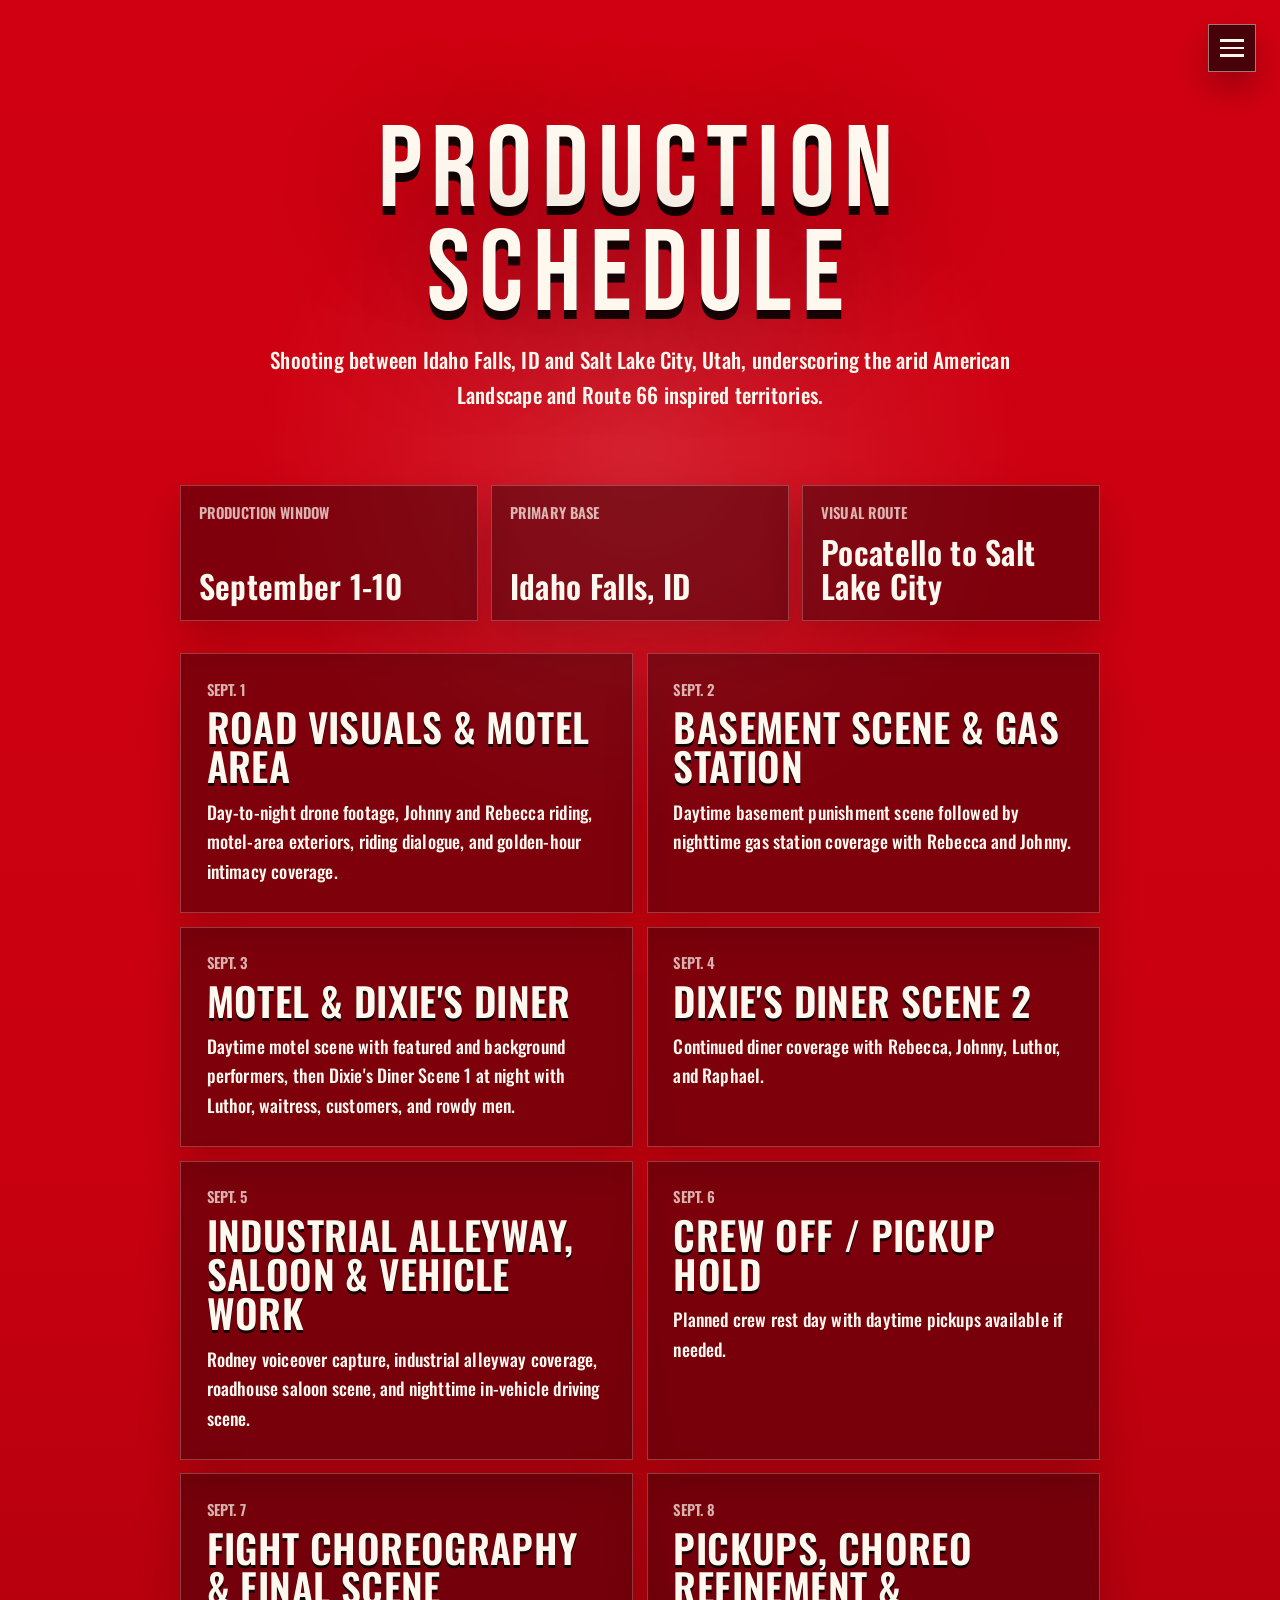
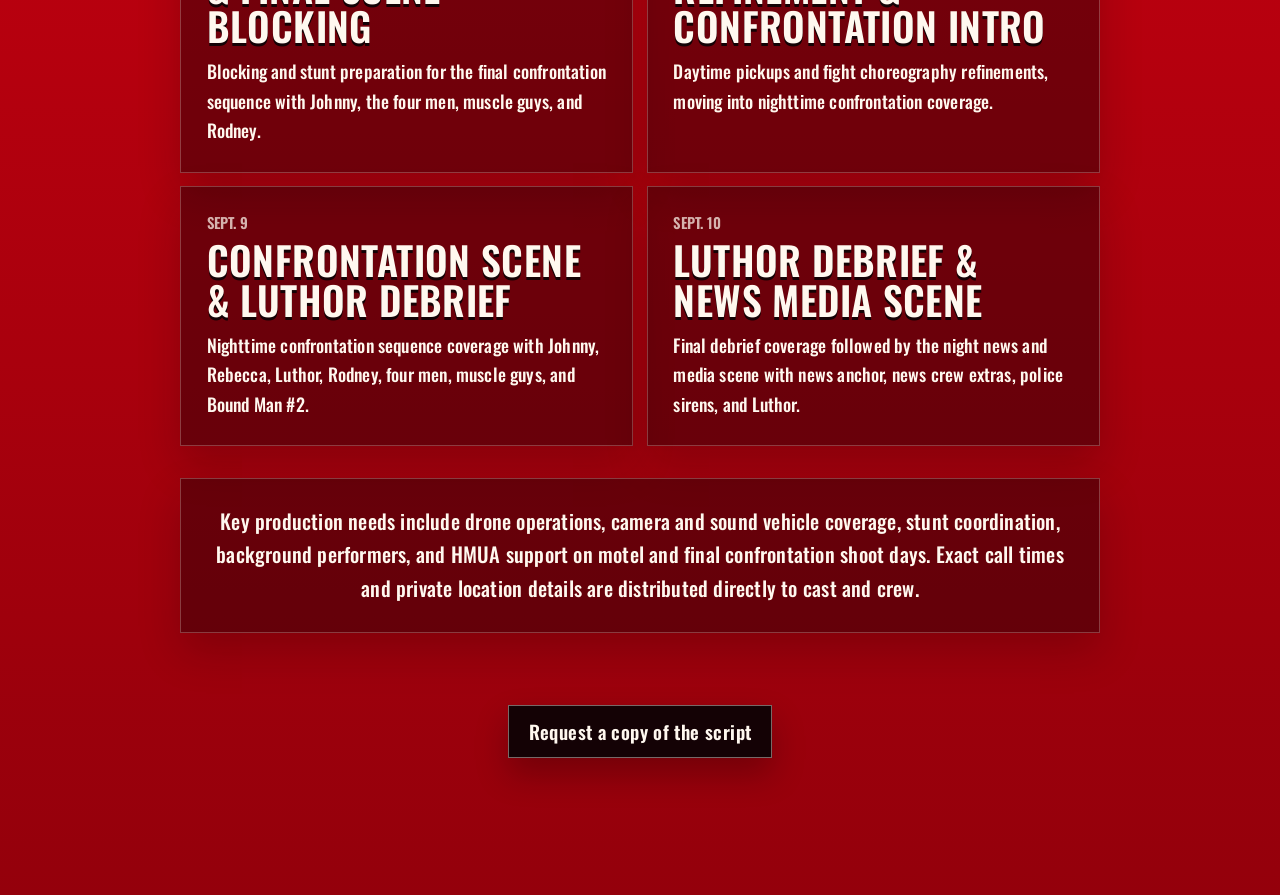
<file: production-schedule.html>
<!doctype html>
<html lang="en">
  <head>
    <meta charset="utf-8" />
    <meta name="viewport" content="width=device-width, initial-scale=1" />

    <title>Sainthood TV Series | Production Schedule</title>

    <meta
      name="description"
      content="Review the production schedule for Sainthood TV Series, shooting between Idaho Falls, Idaho and Salt Lake City, Utah."
    />

    <link
      rel="canonical"
      href="https://sainthoodthefilm.vac-app.com/production-schedule.html"
    />

    <link rel="preconnect" href="https://fonts.googleapis.com" />
    <link rel="preconnect" href="https://fonts.gstatic.com" crossorigin />

    <link
      href="https://fonts.googleapis.com/css2?family=Bebas+Neue&family=Cinzel:wght@500;700&family=Oswald:wght@500;600&display=swap"
      rel="stylesheet"
    />

    <link rel="stylesheet" href="styles.css" />
  </head>

  <body>
    <header class="site-header" aria-label="Site navigation">
      <details class="menu">
        <summary class="menu-toggle" aria-label="Open navigation menu">
          <span></span>
          <span></span>
          <span></span>
        </summary>

        <nav class="menu-panel" aria-label="Main navigation">
          <a href="index.html">Home</a>
          <a href="index.html#series-overview">Story</a>
          <a href="cast.html">Cast</a>
          <a href="crew-production-team.html">Crew &amp; Production Team</a>
          <a href="production-schedule.html">Production Schedule</a>
          <a href="stunts-fight-choreography.html">Stunts &amp; Fight Choreography</a>
          <a href="funding-opportunities.html">Funding Opportunities</a>
        </nav>
      </details>
    </header>

    <main class="schedule-page">
      <section class="schedule-hero" aria-labelledby="schedule-title">
        <h1 id="schedule-title">Production Schedule</h1>
        <p>
          Shooting between Idaho Falls, ID and Salt Lake City, Utah,
          underscoring the arid American Landscape and Route 66 inspired
          territories.
        </p>
      </section>

      <section class="schedule-content" aria-label="Production schedule overview">
        <div class="schedule-summary">
          <article>
            <span>Production Window</span>
            <strong>September 1-10</strong>
          </article>
          <article>
            <span>Primary Base</span>
            <strong>Idaho Falls, ID</strong>
          </article>
          <article>
            <span>Visual Route</span>
            <strong>Pocatello to Salt Lake City</strong>
          </article>
        </div>

        <div class="schedule-days" aria-label="At-a-glance shooting days">
          <article>
            <span>Sept. 1</span>
            <h2>Road Visuals &amp; Motel Area</h2>
            <p>
              Day-to-night drone footage, Johnny and Rebecca riding, motel-area
              exteriors, riding dialogue, and golden-hour intimacy coverage.
            </p>
          </article>

          <article>
            <span>Sept. 2</span>
            <h2>Basement Scene &amp; Gas Station</h2>
            <p>
              Daytime basement punishment scene followed by nighttime gas
              station coverage with Rebecca and Johnny.
            </p>
          </article>

          <article>
            <span>Sept. 3</span>
            <h2>Motel &amp; Dixie's Diner</h2>
            <p>
              Daytime motel scene with featured and background performers, then
              Dixie's Diner Scene 1 at night with Luthor, waitress, customers,
              and rowdy men.
            </p>
          </article>

          <article>
            <span>Sept. 4</span>
            <h2>Dixie's Diner Scene 2</h2>
            <p>
              Continued diner coverage with Rebecca, Johnny, Luthor, and Raphael.
            </p>
          </article>

          <article>
            <span>Sept. 5</span>
            <h2>Industrial Alleyway, Saloon &amp; Vehicle Work</h2>
            <p>
              Rodney voiceover capture, industrial alleyway coverage, roadhouse
              saloon scene, and nighttime in-vehicle driving scene.
            </p>
          </article>

          <article>
            <span>Sept. 6</span>
            <h2>Crew Off / Pickup Hold</h2>
            <p>
              Planned crew rest day with daytime pickups available if needed.
            </p>
          </article>

          <article>
            <span>Sept. 7</span>
            <h2>Fight Choreography &amp; Final Scene Blocking</h2>
            <p>
              Blocking and stunt preparation for the final confrontation
              sequence with Johnny, the four men, muscle guys, and Rodney.
            </p>
          </article>

          <article>
            <span>Sept. 8</span>
            <h2>Pickups, Choreo Refinement &amp; Confrontation Intro</h2>
            <p>
              Daytime pickups and fight choreography refinements, moving into
              nighttime confrontation coverage.
            </p>
          </article>

          <article>
            <span>Sept. 9</span>
            <h2>Confrontation Scene &amp; Luthor Debrief</h2>
            <p>
              Nighttime confrontation sequence coverage with Johnny, Rebecca,
              Luthor, Rodney, four men, muscle guys, and Bound Man #2.
            </p>
          </article>

          <article>
            <span>Sept. 10</span>
            <h2>Luthor Debrief &amp; News Media Scene</h2>
            <p>
              Final debrief coverage followed by the night news and media scene
              with news anchor, news crew extras, police sirens, and Luthor.
            </p>
          </article>
        </div>

        <aside class="schedule-note" aria-label="Production notes">
          <p>
            Key production needs include drone operations, camera and sound
            vehicle coverage, stunt coordination, background performers, and HMUA
            support on motel and final confrontation shoot days. Exact call times
            and private location details are distributed directly to cast and crew.
          </p>
        </aside>
      </section>
      <section class="script-request" aria-label="Request a copy of the script">
        <a href="mailto:a.leannwhite@gmail.com?subject=Request%20a%20copy%20of%20the%20Sainthood%20script">
          Request a copy of the script
        </a>
      </section>
    </main>
  </body>
</html>
</file>
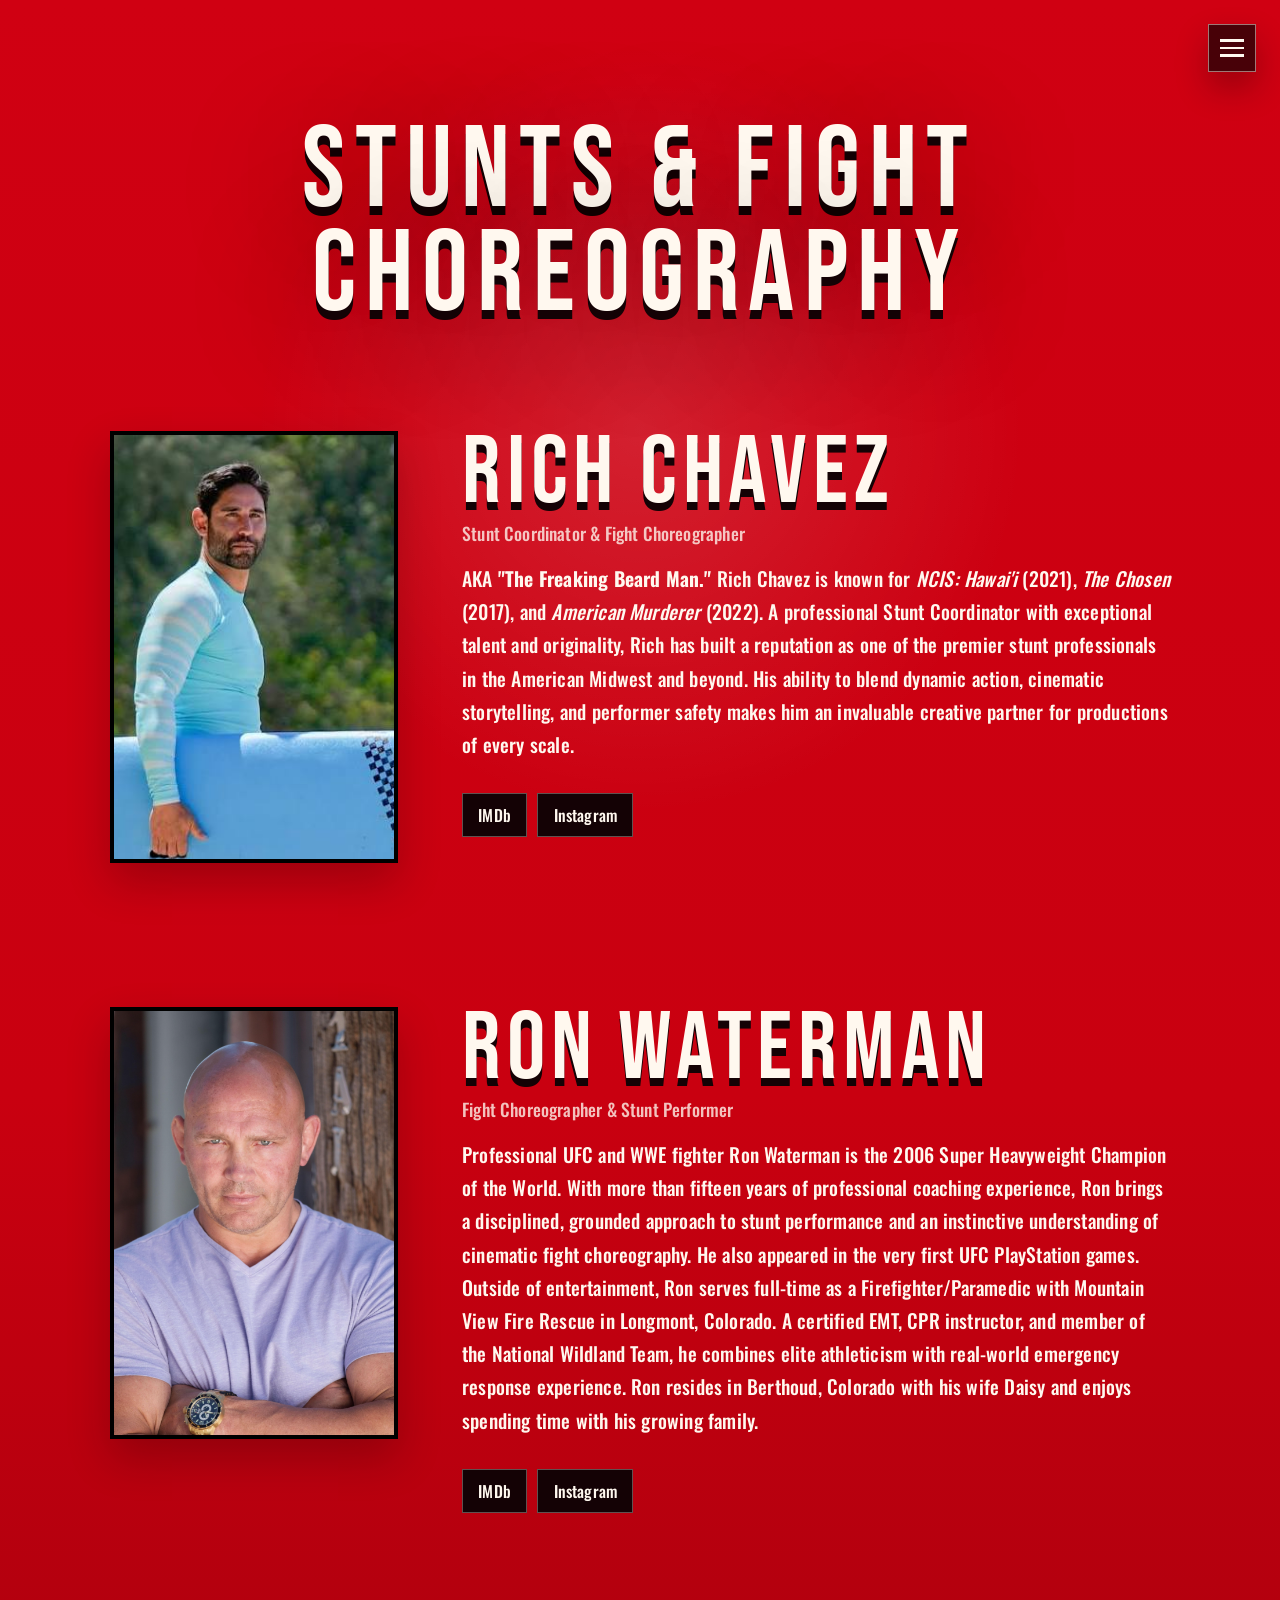
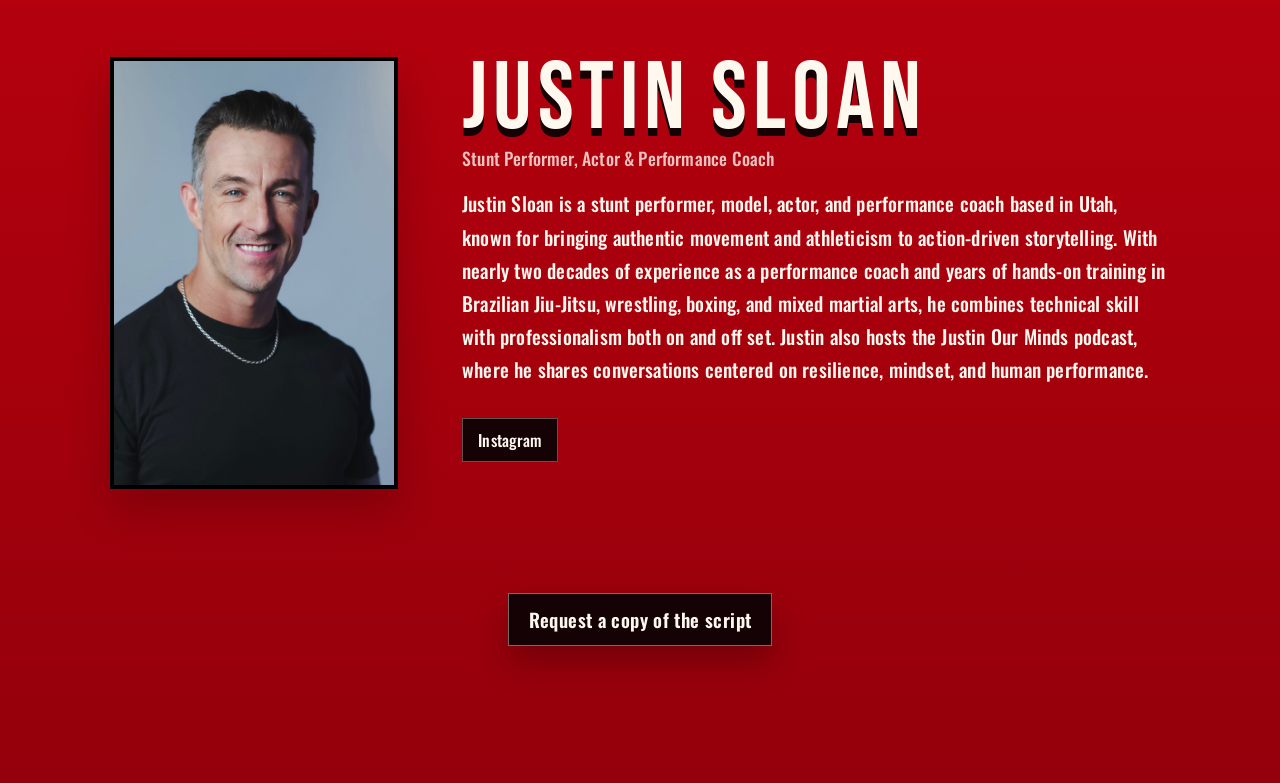
<file: stunts-fight-choreography.html>
<!doctype html>
<html lang="en">
  <head>
    <meta charset="utf-8" />
    <meta name="viewport" content="width=device-width, initial-scale=1" />

    <title>Sainthood TV Series | Stunts &amp; Fight Choreography</title>

    <meta
      name="description"
      content="Explore the stunt team and fight choreography behind Sainthood TV Series, a supernatural prestige drama exploring justice, vengeance, redemption, and divine purpose."
    />

    <link
      rel="canonical"
      href="https://sainthoodthefilm.vac-app.com/stunts-fight-choreography.html"
    />

    <link rel="preconnect" href="https://fonts.googleapis.com" />
    <link rel="preconnect" href="https://fonts.gstatic.com" crossorigin />
    <link
      href="https://fonts.googleapis.com/css2?family=Bebas+Neue&family=Cinzel:wght@500;700&family=Oswald:wght@500;600&display=swap"
      rel="stylesheet"
    />
    <link rel="stylesheet" href="styles.css" />
  </head>

  <body>
    <header class="site-header" aria-label="Site navigation">
      <details class="menu">
        <summary class="menu-toggle" aria-label="Open navigation menu">
          <span></span>
          <span></span>
          <span></span>
        </summary>

        <nav class="menu-panel" aria-label="Main navigation">
          <a href="index.html">Home</a>
          <a href="index.html#series-overview">Story</a>
          <a href="cast.html">Cast</a>
          <a href="crew-production-team.html">Crew &amp; Production Team</a>
          <a href="production-schedule.html">Production Schedule</a>
          <a href="stunts-fight-choreography.html">Stunts &amp; Fight Choreography</a>
          <a href="funding-opportunities.html">Funding Opportunities</a>
        </nav>
      </details>
    </header>

    <main class="team-page">
      <section class="team-hero">
        <h1>Stunts &amp; Fight Choreography</h1>
      </section>

      <section class="stunt-grid">

        <!-- Rich Chavez -->

        <article class="team-profile stunt-profile">

          <div class="team-media cast-media">
            <img
              class="cast-headshot"
              src="assets/rich-chavez-headshot.jpg"
              alt="Rich Chavez headshot"
            />
          </div>

          <div class="team-bio">
            <h2>Rich Chavez</h2>

            <p class="team-role">
              Stunt Coordinator &amp; Fight Choreographer
            </p>

            <p class="team-statement">
              AKA <strong>"The Freaking Beard Man."</strong> Rich Chavez is known
              for <em>NCIS: Hawai'i</em> (2021),
              <em>The Chosen</em> (2017), and
              <em>American Murderer</em> (2022). A professional Stunt
              Coordinator with exceptional talent and originality, Rich has built
              a reputation as one of the premier stunt professionals in the
              American Midwest and beyond. His ability to blend dynamic action,
              cinematic storytelling, and performer safety makes him an
              invaluable creative partner for productions of every scale.
            </p>

            <div class="social-links" aria-label="Rich Chavez links">
              <a
                href="https://www.imdb.com/name/nm5771749/?ref_=ext_shr_lnk"
                target="_blank"
                rel="noopener noreferrer"
              >
                IMDb
              </a>

              <a
                href="https://www.instagram.com/richchavez.stunts/"
                target="_blank"
                rel="noopener noreferrer"
              >
                Instagram
              </a>
            </div>

          </div>

        </article>

        <!-- Ron Waterman -->

        <article class="team-profile stunt-profile">

          <div class="team-media cast-media">
            <img
              class="cast-headshot"
              src="assets/ron-waterman-headshot.png"
              alt="Ron Waterman headshot"
            />
          </div>

          <div class="team-bio">

            <h2>Ron Waterman</h2>

            <p class="team-role">
              Fight Choreographer &amp; Stunt Performer
            </p>

            <p class="team-statement">
              Professional UFC and WWE fighter Ron Waterman is the 2006 Super
              Heavyweight Champion of the World. With more than fifteen years of
              professional coaching experience, Ron brings a disciplined,
              grounded approach to stunt performance and an instinctive
              understanding of cinematic fight choreography. He also appeared in
              the very first UFC PlayStation games. Outside of entertainment,
              Ron serves full-time as a Firefighter/Paramedic with Mountain View
              Fire Rescue in Longmont, Colorado. A certified EMT, CPR instructor,
              and member of the National Wildland Team, he combines elite
              athleticism with real-world emergency response experience. Ron
              resides in Berthoud, Colorado with his wife Daisy and enjoys
              spending time with his growing family.
            </p>

            <div class="social-links" aria-label="Ron Waterman links">
              <a
                href="https://www.imdb.com/name/nm2050901/?ref_=ext_shr_lnk"
                target="_blank"
                rel="noopener noreferrer"
              >
                IMDb
              </a>

              <a
                href="https://www.instagram.com/ronwaterman/"
                target="_blank"
                rel="noopener noreferrer"
              >
                Instagram
              </a>
            </div>

          </div>

        </article>
        <!-- Justin Sloan -->

        <article class="team-profile stunt-profile">

          <div class="team-media cast-media">
            <img
              class="cast-headshot"
              src="assets/justin-sloan-headshot.jpeg"
              alt="Justin Sloan headshot"
            />
          </div>

          <div class="team-bio">

            <h2>Justin Sloan</h2>

            <p class="team-role">
              Stunt Performer, Actor &amp; Performance Coach
            </p>

            <p class="team-statement">
Justin Sloan is a stunt performer, model, actor, and performance coach based in Utah, known for bringing authentic movement and athleticism to action-driven storytelling. With nearly two decades of experience as a performance coach and years of hands-on training in Brazilian Jiu-Jitsu, wrestling, boxing, and mixed martial arts, he combines technical skill with professionalism both on and off set. Justin also hosts the Justin Our Minds podcast, where he shares conversations centered on resilience, mindset, and human performance.
            </p>

            <div class="social-links" aria-label="Justin Sloan links">

              <a
                href="https://www.instagram.com/theelevatedjedi/"
                target="_blank"
                rel="noopener noreferrer"
              >
                Instagram
              </a>

            </div>

          </div>

        </article>
      </section>
      <section class="script-request" aria-label="Request a copy of the script">
        <a href="mailto:a.leannwhite@gmail.com?subject=Request%20a%20copy%20of%20the%20Sainthood%20script">
          Request a copy of the script
        </a>
      </section>

    </main>

  </body>
</html>
</file>
<file: styles.css>
:root {
  --sainthood-red: #c90010;
  --red-deep: #94000b;
  --paper: #fff8ef;
  --ink: #140205;
}

* {
  box-sizing: border-box;
}

html {
  min-height: 100%;
  background: var(--sainthood-red);
}

body {
  min-height: 100vh;
  margin: 0;
  background:
    radial-gradient(circle at 50% 18%, rgba(255, 255, 255, 0.13), transparent 24rem),
    linear-gradient(180deg, #d00012 0%, var(--sainthood-red) 46%, var(--red-deep) 100%);
  color: var(--paper);
  font-family: "Cinzel", Georgia, serif;
}

main {
  overflow: hidden;
}

.site-header {
  position: fixed;
  top: clamp(0.85rem, 2vw, 1.5rem);
  right: clamp(0.85rem, 2vw, 1.5rem);
  z-index: 10;
}

.menu {
  position: relative;
}

.menu-toggle {
  width: 3rem;
  height: 3rem;
  display: grid;
  place-content: center;
  gap: 0.32rem;
  background: rgba(20, 2, 5, 0.72);
  border: 1px solid rgba(255, 248, 239, 0.48);
  box-shadow: 0 1rem 2rem rgba(20, 2, 5, 0.28);
  cursor: pointer;
  list-style: none;
}

.menu-toggle::-webkit-details-marker {
  display: none;
}

.menu-toggle span {
  width: 1.45rem;
  height: 0.16rem;
  display: block;
  background: var(--paper);
}

.menu-panel {
  position: absolute;
  top: calc(100% + 0.65rem);
  right: 0;
  width: min(78vw, 18rem);
  padding: 0.55rem;
  display: grid;
  gap: 0.2rem;
  background: rgba(20, 2, 5, 0.94);
  border: 1px solid rgba(255, 248, 239, 0.32);
  box-shadow: 0 1.2rem 2.4rem rgba(20, 2, 5, 0.4);
}

.menu-panel a {
  padding: 0.85rem 0.95rem;
  color: var(--paper);
  font-family: "Oswald", Arial, sans-serif;
  font-size: 1rem;
  font-weight: 500;
  letter-spacing: 0.01em;
  line-height: 1.25;
  text-decoration: none;
}

.menu-panel a:hover,
.menu-panel a:focus-visible {
  background: rgba(255, 248, 239, 0.12);
  outline: none;
}

.home {
  width: min(100%, 1240px);
  min-height: 100vh;
  margin: 0 auto;
  padding: clamp(1.5rem, 3vw, 3rem) clamp(1rem, 3vw, 2rem);
  display: grid;
  grid-template-rows: auto auto minmax(0, 1fr);
  justify-items: center;
  align-items: center;
  gap: clamp(1rem, 2.5vh, 1.8rem);
}

h1 {
  margin: 0;
  font-family: "Bebas Neue", Impact, sans-serif;
  font-size: clamp(3rem, 9vw, 8rem);
  font-weight: 400;
  line-height: 0.9;
  letter-spacing: 0.08em;
  text-align: center;
  text-transform: uppercase;
  text-shadow:
    0 0.08em 0 var(--ink),
    0 0.18em 1.1em rgba(20, 2, 5, 0.45);
}

.logline {
  max-width: 860px;
  margin: 0;
  color: var(--paper);
  font-family: "Oswald", Arial, sans-serif;
  font-size: clamp(1rem, 1.85vw, 1.24rem);
  font-weight: 500;
  letter-spacing: 0.01em;
  line-height: 1.55;
  text-align: center;
  text-shadow: 0 0.16rem 0.75rem rgba(20, 2, 5, 0.52);
  text-wrap: pretty;
}

.logline-label {
  color: #000;
}

.poster {
  display: block;
  width: min(100%, 72vh, 760px);
  max-height: min(76vh, 900px);
  aspect-ratio: 4 / 5;
  object-fit: contain;
  filter: drop-shadow(0 2rem 3rem rgba(20, 2, 5, 0.34));
}

.overview {
  padding: clamp(3.5rem, 8vw, 7rem) clamp(1rem, 4vw, 2rem);
  background:
    linear-gradient(180deg, rgba(20, 2, 5, 0.14), rgba(20, 2, 5, 0.46)),
    var(--red-deep);
  border-top: 1px solid rgba(255, 248, 239, 0.24);
}

.overview-inner {
  width: min(100%, 920px);
  margin: 0 auto;
}

.overview h2 {
  margin: 0 0 clamp(1.5rem, 3vw, 2.25rem);
  font-family: "Bebas Neue", Impact, sans-serif;
  font-size: clamp(2.5rem, 7vw, 5.25rem);
  font-weight: 400;
  line-height: 0.95;
  letter-spacing: 0.06em;
  text-transform: uppercase;
  text-shadow: 0 0.08em 0 var(--ink);
}

.overview p {
  margin: 0;
  font-family: "Oswald", Arial, sans-serif;
  font-weight: 500;
  letter-spacing: 0.01em;
  font-size: clamp(1rem, 1.75vw, 1.22rem);
  line-height: 1.75;
  text-wrap: pretty;
}

.overview p + p {
  margin-top: 1.25rem;
}

.overview-positioning {
  color: #000;
  text-align: center;
}

.funding-button {
  width: fit-content;
  margin: clamp(2rem, 4vw, 3rem) auto 0;
  padding: 0.95rem 1.35rem;
  display: block;
  background: var(--ink);
  border: 1px solid rgba(255, 248, 239, 0.32);
  color: var(--paper);
  font-family: "Oswald", Arial, sans-serif;
  font-size: clamp(1.05rem, 2vw, 1.25rem);
  font-weight: 600;
  letter-spacing: 0.02em;
  line-height: 1;
  text-align: center;
  text-decoration: none;
  box-shadow: 0 1rem 2rem rgba(20, 2, 5, 0.28);
}

.funding-button:hover,
.funding-button:focus-visible {
  background: #000;
  outline: 2px solid rgba(255, 248, 239, 0.72);
  outline-offset: 3px;
}

.script-request {
  width: min(100%, 920px);
  margin: clamp(2.5rem, 6vw, 4.5rem) auto 0;
  padding: 0 clamp(1rem, 3vw, 2rem) clamp(2rem, 5vw, 3rem);
  display: grid;
  place-items: center;
}

.script-request a {
  width: fit-content;
  max-width: 100%;
  min-height: 3rem;
  padding: 0.95rem 1.25rem;
  display: inline-grid;
  place-items: center;
  background: var(--ink);
  border: 1px solid rgba(255, 248, 239, 0.42);
  color: var(--paper);
  font-family: "Oswald", Arial, sans-serif;
  font-size: clamp(1.02rem, 2vw, 1.18rem);
  font-weight: 600;
  letter-spacing: 0.02em;
  line-height: 1.1;
  text-align: center;
  text-decoration: none;
  box-shadow: 0 1rem 2rem rgba(20, 2, 5, 0.28);
}

.script-request a:hover,
.script-request a:focus-visible {
  background: #000;
  outline: 2px solid rgba(255, 248, 239, 0.72);
  outline-offset: 3px;
}

.placeholder-page {
  min-height: 100vh;
  padding: clamp(5rem, 12vw, 8rem) clamp(1rem, 3vw, 2rem);
  display: grid;
  place-items: center;
  text-align: center;
}

.placeholder-page h1 {
  max-width: 10ch;
}

.funding-page {
  min-height: 100vh;
  padding: clamp(5rem, 10vw, 7.5rem) clamp(1rem, 3vw, 2rem) clamp(3rem, 7vw, 6rem);
}

.funding-hero,
.donation-levels,
.supporter-note {
  width: min(100%, 980px);
  margin: 0 auto;
}

.funding-hero {
  text-align: center;
}

.funding-hero h1 {
  max-width: none;
}

.funding-hero p,
.donation-card p,
.custom-donation label,
.supporter-note p {
  font-family: "Oswald", Arial, sans-serif;
  font-weight: 500;
  letter-spacing: 0.01em;
}

.funding-hero p {
  max-width: 720px;
  margin: 1rem auto 0;
  font-size: clamp(1.05rem, 2vw, 1.32rem);
  line-height: 1.65;
}

.donation-levels {
  margin-top: clamp(2.5rem, 6vw, 4.5rem);
  display: grid;
  gap: 1.25rem;
}

.donation-card {
  padding: clamp(1.15rem, 3vw, 2rem);
  display: grid;
  grid-template-columns: minmax(0, 1fr) minmax(18rem, 0.85fr);
  gap: clamp(1rem, 3vw, 2rem);
  align-items: center;
  background: rgba(20, 2, 5, 0.42);
  border: 1px solid rgba(255, 248, 239, 0.24);
  box-shadow: 0 1.2rem 2.5rem rgba(20, 2, 5, 0.2);
}

.donation-card h2 {
  margin: 0;
  font-family: "Bebas Neue", Impact, sans-serif;
  font-size: clamp(2rem, 4.5vw, 3.75rem);
  font-weight: 400;
  line-height: 0.98;
  letter-spacing: 0.04em;
  text-transform: uppercase;
  text-shadow: 0 0.08em 0 var(--ink);
}

.donation-card p {
  margin: 0.8rem 0 0;
  font-size: clamp(1rem, 1.6vw, 1.16rem);
  line-height: 1.6;
}

.amount-grid {
  display: grid;
  grid-template-columns: repeat(2, minmax(0, 1fr));
  gap: 0.65rem;
}

.paypal-button,
.custom-donation button {
  min-height: 3rem;
  padding: 0.8rem 1rem;
  display: inline-grid;
  place-items: center;
  background: var(--ink);
  border: 1px solid rgba(255, 248, 239, 0.32);
  color: var(--paper);
  font-family: "Oswald", Arial, sans-serif;
  font-size: 1.05rem;
  font-weight: 600;
  letter-spacing: 0.02em;
  line-height: 1;
  text-align: center;
  text-decoration: none;
  cursor: pointer;
}

.paypal-button:hover,
.paypal-button:focus-visible,
.custom-donation button:hover,
.custom-donation button:focus-visible {
  background: #000;
  outline: 2px solid rgba(255, 248, 239, 0.72);
  outline-offset: 3px;
}

.custom-donation {
  margin-top: 1rem;
  grid-column: 2;
}

.custom-donation label {
  display: block;
  margin-bottom: 0.45rem;
  font-size: 0.98rem;
}

.custom-donation-row {
  display: grid;
  grid-template-columns: minmax(0, 1fr) auto;
  gap: 0.65rem;
}

.custom-donation input {
  width: 100%;
  min-height: 3rem;
  padding: 0.75rem 0.9rem;
  background: rgba(255, 248, 239, 0.96);
  border: 1px solid rgba(20, 2, 5, 0.5);
  color: var(--ink);
  font-family: "Oswald", Arial, sans-serif;
  font-size: 1.05rem;
}

.supporter-note {
  margin-top: clamp(1.5rem, 4vw, 2.75rem);
  padding-top: clamp(1.5rem, 4vw, 2.25rem);
  border-top: 1px solid rgba(255, 248, 239, 0.24);
}

.supporter-note p {
  max-width: 860px;
  margin: 0 auto;
  font-size: clamp(1.05rem, 2vw, 1.28rem);
  line-height: 1.65;
  text-align: center;
}

.schedule-page {
  min-height: 100vh;
  padding: clamp(5rem, 10vw, 7.5rem) clamp(1rem, 3vw, 2rem) clamp(3rem, 7vw, 6rem);
}

.schedule-hero,
.schedule-content {
  width: min(100%, 920px);
  margin: 0 auto;
}

.schedule-hero {
  text-align: center;
}

.schedule-hero h1 {
  max-width: none;
}

.schedule-hero p,
.schedule-content p {
  font-family: "Oswald", Arial, sans-serif;
  font-weight: 500;
  letter-spacing: 0.01em;
}

.schedule-hero p {
  max-width: 760px;
  margin: 1rem auto 0;
  font-size: clamp(1.05rem, 2vw, 1.32rem);
  line-height: 1.65;
  text-wrap: pretty;
}

.schedule-content {
  margin-top: clamp(2.5rem, 6vw, 4.5rem);
  display: grid;
  gap: clamp(1.25rem, 3vw, 2rem);
}

.schedule-content p,
.schedule-summary span,
.schedule-summary strong,
.schedule-days span,
.schedule-days h2,
.schedule-note p {
  font-family: "Oswald", Arial, sans-serif;
  letter-spacing: 0.01em;
}

.schedule-summary {
  display: grid;
  grid-template-columns: repeat(3, minmax(0, 1fr));
  gap: 0.85rem;
}

.schedule-summary article,
.schedule-days article,
.schedule-note {
  background: rgba(20, 2, 5, 0.42);
  border: 1px solid rgba(255, 248, 239, 0.24);
  box-shadow: 0 1.2rem 2.5rem rgba(20, 2, 5, 0.2);
}

.schedule-summary article {
  min-height: 8.5rem;
  padding: 1.1rem;
  display: grid;
  align-content: space-between;
}

.schedule-summary span,
.schedule-days span {
  color: rgba(255, 248, 239, 0.72);
  font-size: 0.92rem;
  font-weight: 600;
  line-height: 1.2;
  text-transform: uppercase;
}

.schedule-summary strong {
  color: var(--paper);
  font-size: clamp(1.35rem, 3vw, 2rem);
  font-weight: 600;
  line-height: 1.05;
}

.schedule-days {
  display: grid;
  grid-template-columns: repeat(2, minmax(0, 1fr));
  gap: 0.85rem;
}

.schedule-days article {
  padding: clamp(1.1rem, 3vw, 1.6rem);
}

.schedule-days h2 {
  margin: 0.35rem 0 0;
  color: var(--paper);
  font-size: clamp(1.45rem, 3.5vw, 2.45rem);
  font-weight: 600;
  line-height: 1;
  text-transform: uppercase;
  text-shadow: 0 0.08em 0 var(--ink);
}

.schedule-content p,
.schedule-note p {
  margin: 0;
  font-size: clamp(1.05rem, 2vw, 1.28rem);
  line-height: 1.65;
}

.schedule-days p {
  margin-top: 0.75rem;
  font-size: clamp(1rem, 1.6vw, 1.12rem);
}

.schedule-note {
  padding: clamp(1.1rem, 3vw, 1.6rem);
}

.schedule-note p {
  text-align: center;
}

.team-page {
  min-height: 100vh;
  padding: clamp(5rem, 10vw, 7.5rem) clamp(1rem, 3vw, 2rem) clamp(3rem, 7vw, 6rem);
}

.team-hero,
.team-list {
  width: min(100%, 1060px);
  margin: 0 auto;
}

.team-hero {
  text-align: center;
}

.team-list {
  margin-top: clamp(2.5rem, 6vw, 4.5rem);
  display: grid;
  gap: clamp(3rem, 7vw, 5rem);
}

.team-profile {
    display: grid;
    grid-template-columns: minmax(15rem, 18rem) minmax(0, 1fr);
    column-gap: clamp(2rem, 5vw, 4rem);
    align-items: start;
    width: 100%;
    padding-block: clamp(1rem, 3vw, 2rem);
}


.team-media {
    width: 100%;
    max-width: 18rem;
    aspect-ratio: 2 / 3;
    justify-self: start;
    display: grid;
    place-items: center;
    background: rgba(20, 2, 5, 0.48);
    border: 0.28rem solid #000;
    overflow: hidden;
    box-shadow: 0 1.2rem 2.5rem rgba(20, 2, 5, 0.24);
}

.team-logo {
  width: min(72%, 15rem);
  height: auto;
  display: block;
  filter: drop-shadow(0 1rem 1.5rem rgba(20, 2, 5, 0.45));
}

.team-bio {
    width: 100%;
    max-width: none;
    min-width: 0;
    justify-self: stretch;
}


.team-role,
.team-bio p,
.social-links a,
.social-links span {
  font-family: "Oswald", Arial, sans-serif;
  font-weight: 500;
  letter-spacing: 0.01em;
}

.team-role {
  margin: 0.15rem 0 0;
  color: rgba(255, 248, 239, 0.78);
  font-size: clamp(0.95rem, 1.5vw, 1.1rem);
}

.team-bio h2 {
  margin: 0;
  font-family: "Bebas Neue", Impact, sans-serif;
  font-size: clamp(3rem, 8vw, 6rem);
  font-weight: 400;
  line-height: 0.9;
  letter-spacing: 0.06em;
  text-transform: uppercase;
  text-shadow: 0 0.08em 0 var(--ink);
}

.team-statement {
  margin: 1rem 0 0;
  font-size: clamp(1rem, 1.7vw, 1.22rem);
  line-height: 1.7;
  text-transform: none;
  text-wrap: pretty;
}

.bio-credit {
  margin: 0.75rem 0 0;
  color: rgba(255, 248, 239, 0.72);
  font-size: clamp(0.92rem, 1.35vw, 1rem);
  line-height: 1.5;
}

.cast-profile {
  grid-template-columns: minmax(15rem, 18rem) minmax(0, 1fr);
  align-items: start;
}

.cast-profile:nth-child(even) .team-media,
.cast-profile:nth-child(even) .team-bio {
  order: initial;
}

.cast-profile .team-bio {
  width: 100%;
  max-width: 700px;
  justify-self: start;
}

.cast-media {
  width: min(100%, 18rem);
  aspect-ratio: 2 / 3;
  justify-self: start;
  border: 0.28rem solid #000;
  overflow: hidden;
}

.cast-headshot {
  width: 100%;
  height: 100%;
  display: block;
  object-fit: cover;
  background: rgba(20, 2, 5, 0.72);
}

.cast-placeholder {
  padding: 1rem;
  border-color: #000;
  background:
    linear-gradient(135deg, rgba(20, 2, 5, 0.6), rgba(20, 2, 5, 0.3)),
    rgba(20, 2, 5, 0.48);
}

.stunts-page {
  min-height: 100vh;
  padding: clamp(5rem, 10vw, 7.5rem) clamp(1rem, 3vw, 2rem) clamp(3rem, 7vw, 6rem);
}

.stunts-hero,
.video-embed {
  width: min(100%, 860px);
  margin: 0 auto;
}

.stunts-hero {
  text-align: center;
}

.stunts-hero h1 {
  max-width: 11ch;
  margin-inline: auto;
}

.stunts-hero p {
  max-width: 760px;
  margin: 1rem auto 0;
  font-family: "Oswald", Arial, sans-serif;
  font-size: clamp(1.05rem, 2vw, 1.3rem);
  font-weight: 500;
  letter-spacing: 0.01em;
  line-height: 1.55;
  text-wrap: pretty;
}

.video-embed {
  margin-top: clamp(2rem, 5vw, 3.5rem);
  display: grid;
  place-items: center;
}

.instagram-media {
  width: min(100%, 540px) !important;
  min-width: 0 !important;
  max-width: 540px !important;
  background: var(--ink) !important;
  border: 0.28rem solid #000 !important;
  box-shadow: 0 1.2rem 2.5rem rgba(20, 2, 5, 0.28) !important;
}

.cast-placeholder span {
  max-width: 9rem;
  font-family: "Oswald", Arial, sans-serif;
  font-size: clamp(1.05rem, 2.5vw, 1.35rem);
  font-weight: 600;
  letter-spacing: 0.04em;
  line-height: 1.2;
  text-align: center;
  text-transform: uppercase;
}

.social-links {
  margin-top: clamp(1.25rem, 3vw, 2rem);
  display: flex;
  flex-wrap: wrap;
  gap: 0.65rem;
}

.social-links a,
.social-links span {
  min-height: 2.75rem;
  padding: 0.72rem 0.95rem;
  display: inline-grid;
  place-items: center;
  background: var(--ink);
  border: 1px solid rgba(255, 248, 239, 0.32);
  color: var(--paper);
  font-size: 1rem;
  line-height: 1;
  text-decoration: none;
}

.social-links .platform-link {
  flex: 1 1 18rem;
  min-width: min(100%, 18rem);
  padding-inline: 1.35rem;
  outline: 2px solid rgba(255, 248, 239, 0.72);
  outline-offset: 3px;
}

.social-links span {
  opacity: 0.56;
  cursor: not-allowed;
}

.social-links a:hover,
.social-links a:focus-visible {
  background: #000;
  outline: 2px solid rgba(255, 248, 239, 0.72);
  outline-offset: 3px;
}

@media (max-width: 700px) {
  .home {
    padding-top: 1.1rem;
    padding-bottom: 1rem;
    gap: 0.8rem;
  }

  h1 {
    font-size: clamp(2.8rem, 17vw, 5rem);
    letter-spacing: 0.04em;
  }

  .poster {
    width: min(100%, 82vh);
    max-height: 78vh;
  }

  .overview {
    padding-top: 3rem;
    padding-bottom: 3.5rem;
  }

  .overview p {
    line-height: 1.65;
  }

  .site-header {
    top: 0.75rem;
    right: 0.75rem;
  }

  .menu-toggle {
    width: 2.75rem;
    height: 2.75rem;
  }

  .funding-page {
    padding-top: 4.5rem;
  }

  .funding-hero {
    text-align: left;
  }

  .funding-hero h1 {
    text-align: left;
  }

  .funding-hero p {
    margin-left: 0;
  }

  .donation-card {
    grid-template-columns: 1fr;
  }

  .custom-donation {
    grid-column: auto;
  }

  .amount-grid {
    grid-template-columns: 1fr;
  }

  .supporter-note p {
    text-align: left;
  }

  .schedule-page {
    padding-top: 4.5rem;
  }

  .schedule-hero {
    text-align: left;
  }

  .schedule-hero h1 {
    text-align: left;
  }

  .schedule-hero p {
    margin-left: 0;
  }

  .schedule-summary,
  .schedule-days {
    grid-template-columns: 1fr;
  }

  .schedule-note p {
    text-align: left;
  }

  .team-page {
    padding-top: 4.5rem;
  }

  .team-hero {
    text-align: left;
  }

  .team-hero h1 {
    text-align: left;
  }

  .team-profile {
    grid-template-columns: 1fr;
    gap: 1.25rem;
    padding-block: 0;
  }

  .team-profile:nth-child(even) .team-media,
  .team-profile:nth-child(even) .team-bio {
    order: initial;
  }

  .team-media {
    width: min(100%, 16rem);
    justify-self: start;
  }

  .cast-profile {
    grid-template-columns: 1fr;
  }

  .cast-media {
    width: min(100%, 16rem);
  }

  .stunts-page {
    padding-top: 4.5rem;
  }

  .stunts-hero {
    text-align: left;
  }

  .stunts-hero h1 {
    margin-inline: 0;
    text-align: left;
  }

  .stunts-hero p {
    margin-left: 0;
  }

  .team-logo {
    width: min(66%, 15rem);
  }
}

/* ==========================================================
   STUNTS & FIGHT CHOREOGRAPHY
   ========================================================== */

/*
    The Stunts page intentionally shares the same layout
    system as the Cast and Production pages.

    Only page-specific rules belong here.
*/

.stunt-grid {
    width: min(100%, 1060px);
    margin: clamp(2.5rem, 6vw, 4.5rem) auto 0;
    display: grid;
    gap: clamp(3rem, 7vw, 5rem);
}
/* Alternate every other profile */

.stunt-profile.reverse .team-media{
    order:2;
}

.stunt-profile.reverse .team-bio{
    order:1;
}

/* Mobile */

@media (max-width:700px){

    .stunt-grid{
        gap:2.5rem;
    }

    .stunt-profile.reverse .team-media,
    .stunt-profile.reverse .team-bio{
        order:initial;
    }

}
</file>
